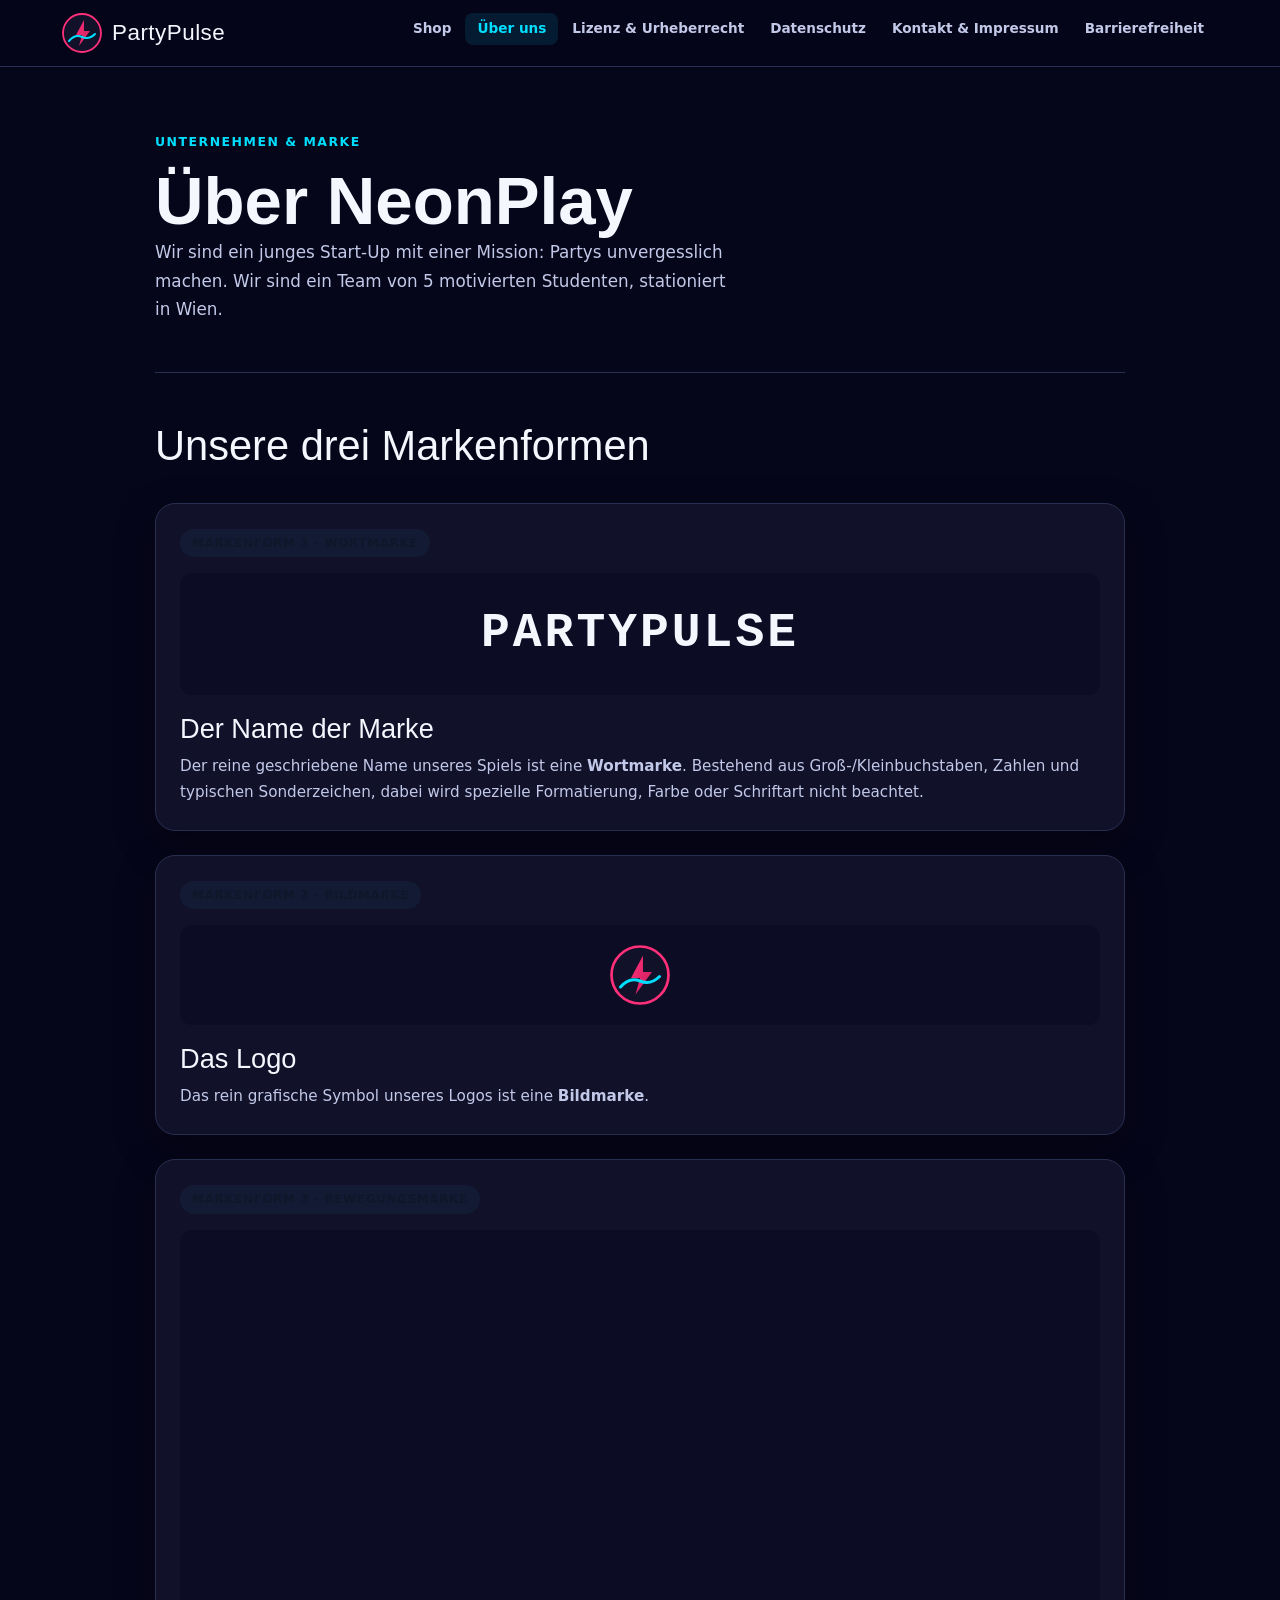
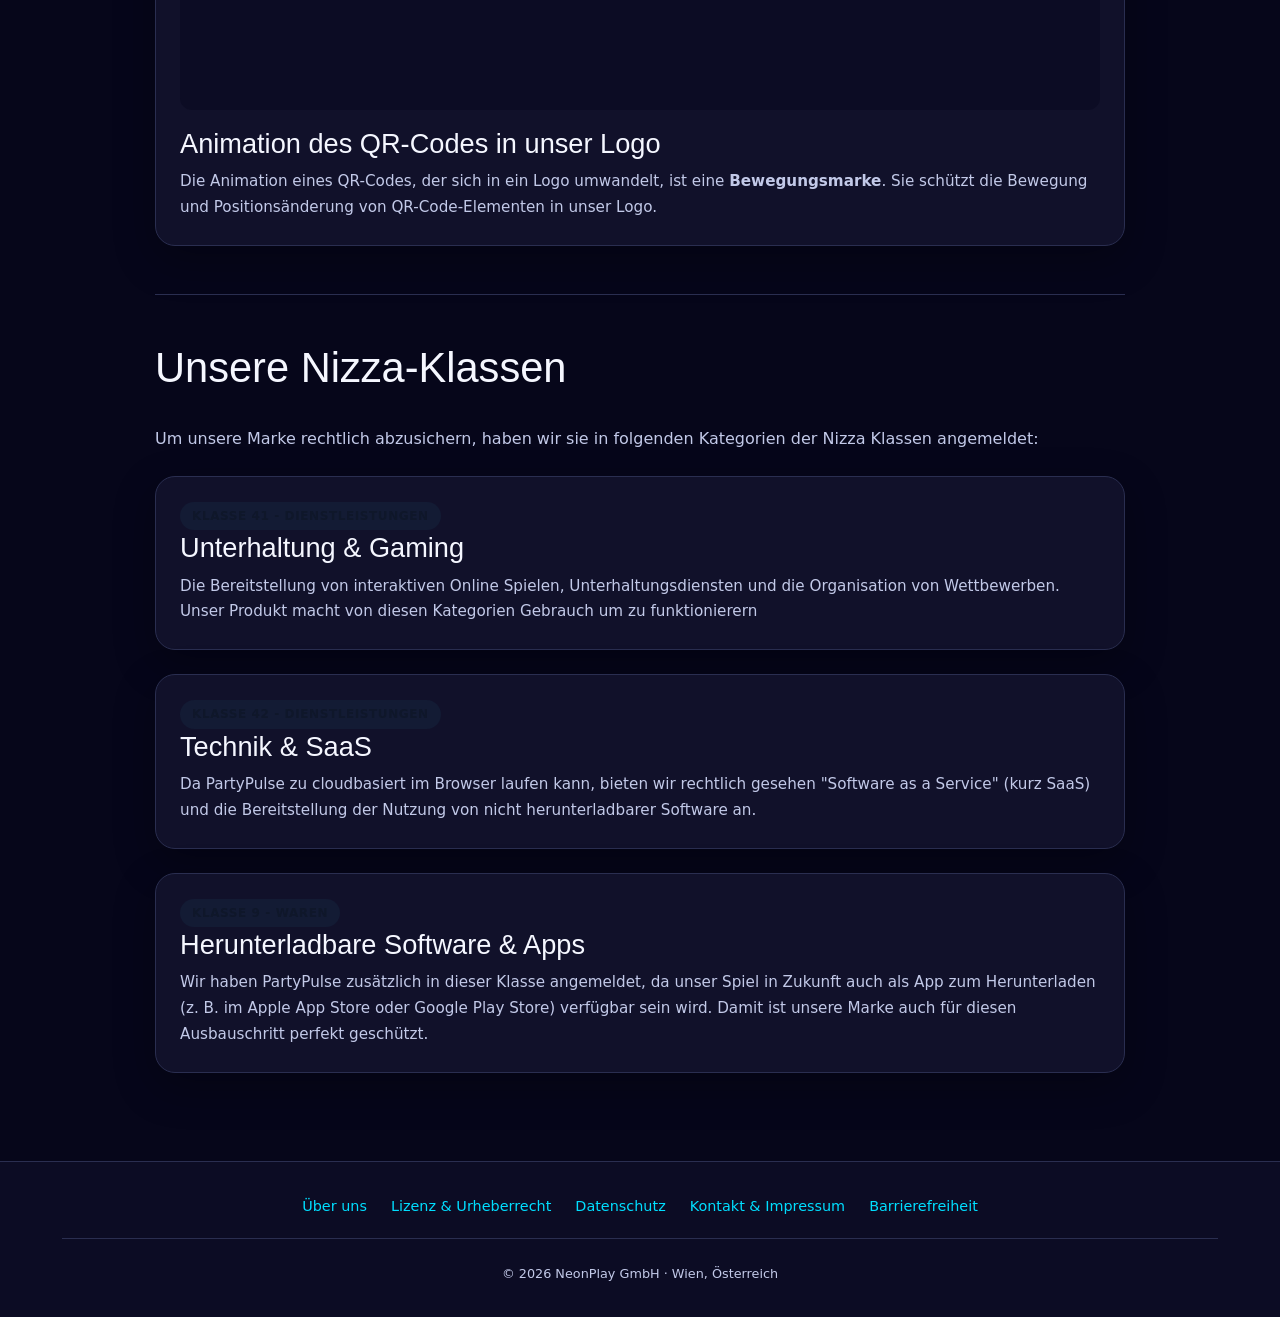
<file: about.html>
<!DOCTYPE html>
<html lang="de">
<head>
  <meta charset="UTF-8">
  <meta name="viewport" content="width=device-width, initial-scale=1.0, user-scalable=yes">
  <meta name="description" content="PartyPulse">
  <title>Über uns - PartyPulse</title>

  <link rel="stylesheet" href="style.css">
</head>
<body class="professional">

  <header class="site-header">
    <div class="hdr">
      <a href="index.html" class="logo" aria-label="PartyPulse Startseite">
        <svg width="40" height="40" viewBox="0 0 40 40" fill="none" xmlns="http://www.w3.org/2000/svg" aria-hidden="true">
          <defs>
            <linearGradient id="lg1" x1="0%" y1="0%" x2="100%" y2="100%">
              <stop offset="0%" stop-color="#ff2f7a"/>
              <stop offset="100%" stop-color="#c71f5a"/>
            </linearGradient>
          </defs>
          <circle cx="20" cy="20" r="19" fill="#11112a" stroke="#ff2f7a" stroke-width="1.8"/>
          <path d="M22 7 L14 22 H20 L17 33 L28 18 H22 Z" fill="url(#lg1)"/>
          <path d="M7 28 Q13 21 20 24 Q27 27 33 21" stroke="#00deff" stroke-width="2" fill="none" stroke-linecap="round" stroke-linejoin="round"/>
        </svg>
        <span class="logo-wm">PartyPulse</span>
      </a>

      <button class="menu-btn" id="menuBtn" aria-expanded="false" aria-controls="mainNav" aria-label="Navigationsmenü öffnen/schließen">
        <svg width="22" height="22" viewBox="0 0 22 22" fill="none" xmlns="http://www.w3.org/2000/svg" aria-hidden="true">
          <rect y="3.5"  width="22" height="2.4" rx="1.2" fill="currentColor"/>
          <rect y="9.8"  width="22" height="2.4" rx="1.2" fill="currentColor"/>
          <rect y="16.1" width="22" height="2.4" rx="1.2" fill="currentColor"/>
        </svg>
      </button>

      <nav class="main-nav" id="mainNav" aria-label="Hauptnavigation">
        <ul class="nav-list" role="list">
          <li><a class="nav-link" href="index.html">Shop</a></li>
          <li><a class="nav-link active" href="about.html" aria-current="page">Über uns</a></li>
          <li><a class="nav-link" href="license.html">Lizenz & Urheberrecht</a></li>
          <li><a class="nav-link" href="privacy.html">Datenschutz</a></li>
          <li><a class="nav-link" href="contact.html">Kontakt & Impressum</a></li>
          <li><a class="nav-link" href="accessibility.html">Barrierefreiheit</a></li>
          <li></li>
        </ul>
      </nav>
    </div>
  </header>

 <main id="main" tabindex="-1">
    <article aria-label="Über uns und Marken">
      <div class="wrap sec">
        <p class="eyebrow">Unternehmen & Marke</p>
        <h1 id="about-h1">Über NeonPlay</h1>
        <p style="max-width:580px;font-size:1.05rem;margin-bottom:48px;">Wir sind ein junges Start-Up mit einer Mission: Partys unvergesslich machen. Wir sind ein Team von 5 motivierten Studenten, stationiert in Wien.</p>

        <hr class="div">
        
        <h2 style="margin-bottom:32px;">Unsere drei Markenformen</h2>
        
        <div class="brand-box">
          <span class="badge b-pink">Markenform 1 - Wortmarke</span>
          <div class="brand-demo">
            <span style="font-family:monospace;font-size: clamp(2rem, 5vw, 3rem); font-weight:900;letter-spacing:3px;color:var(--text);">PARTYPULSE</span>
          </div>
          <h3 style="margin-bottom: 8px;">Der Name der Marke</h3>
          <p style="font-size: 0.95rem; color: var(--muted);">Der reine geschriebene Name unseres Spiels ist eine <strong>Wortmarke</strong>. Bestehend aus Groß-/Kleinbuchstaben, Zahlen und typischen Sonderzeichen, dabei wird spezielle Formatierung, Farbe oder Schriftart nicht beachtet.</p>
        </div>

        <div class="brand-box">
          <span class="badge b-pink">Markenform 2 - Bildmarke</span>
          <div class="brand-demo" style="display: flex; justify-content: center; align-items: center;">
            <svg width="60" height="60" viewBox="0 0 40 40" fill="none" xmlns="http://www.w3.org/2000/svg" aria-hidden="true">
              <circle cx="20" cy="20" r="19" fill="#11112a" stroke="#ff2f7a" stroke-width="1.8" />
                    <path d="M22 7 L14 22 H20 L17 33 L28 18 H22 Z" fill="url(#lg1)" />
                    <path d="M7 28 Q13 21 20 24 Q27 27 33 21" stroke="#00deff" stroke-width="2" fill="none"
                        stroke-linecap="round" stroke-linejoin="round" />
            </svg>
          </div>
          <h3 style="margin-bottom: 8px;">Das Logo</h3>
          <p style="font-size: 0.95rem; color: var(--muted);">Das rein grafische Symbol unseres Logos ist eine <strong>Bildmarke</strong>.</p>
        </div>

        <div class="brand-box">
          <span class="badge b-pink">Markenform 3 - Bewegungsmarke</span>
          <div class="brand-demo" style="display: flex; align-items: center; justify-content: center; gap: 16px;">
            <video width="100%" height="100%" src="videos/mp_.mp4" autoplay muted loop aria-label="Animation des PartyPulse Logos"></video>
          </div>
          <h3 style="margin-bottom: 8px;">Animation des QR-Codes in unser Logo</h3>
          <p style="font-size: 0.95rem; color: var(--muted);">Die Animation eines QR-Codes, der sich in ein Logo umwandelt, ist eine <strong>Bewegungsmarke</strong>. Sie schützt die Bewegung und Positionsänderung von QR-Code-Elementen in unser Logo.</p>
        </div>

        <hr class="div">

        <h2 style="margin-bottom:32px;">Unsere Nizza-Klassen</h2>
        <p style="margin-bottom: 24px;">Um unsere Marke rechtlich abzusichern, haben wir sie in folgenden Kategorien der Nizza Klassen angemeldet:</p>

        <div class="brand-box">
          <span class="badge b-cyan">Klasse 41 - Dienstleistungen</span>
          <h3 style="margin-bottom: 8px;">Unterhaltung & Gaming</h3>
          <p style="font-size: 0.95rem; color: var(--muted);">Die Bereitstellung von interaktiven Online Spielen, Unterhaltungsdiensten und die Organisation von Wettbewerben. Unser Produkt macht von diesen Kategorien Gebrauch um zu funktionierern</p>
        </div>

        <div class="brand-box">
          <span class="badge b-cyan">Klasse 42 - Dienstleistungen</span>
          <h3 style="margin-bottom: 8px;">Technik & SaaS</h3>
          <p style="font-size: 0.95rem; color: var(--muted);">Da PartyPulse zu cloudbasiert im Browser laufen kann, bieten wir rechtlich gesehen "Software as a Service" (kurz SaaS) und die Bereitstellung der Nutzung von nicht herunterladbarer Software an.</p>
        </div>

        <div class="brand-box">
          <span class="badge b-cyan">Klasse 9 - Waren</span>
          <h3 style="margin-bottom: 8px;">Herunterladbare Software & Apps</h3>
          <p style="font-size: 0.95rem; color: var(--muted);">Wir haben PartyPulse zusätzlich in dieser Klasse angemeldet, da unser Spiel in Zukunft auch als App zum Herunterladen (z. B. im Apple App Store oder Google Play Store) verfügbar sein wird. Damit ist unsere Marke auch für diesen Ausbauschritt perfekt geschützt.</p>
        </div>

      </div>
    </article>
  </main>

 <footer role="contentinfo">
        <div class="foot">
            <div class="foot-links"
                style="display: flex; flex-wrap: wrap; gap: 24px; margin-bottom: 24px; justify-content: center;">
                <a href="about.html" style="color: var(--cyan); text-decoration: none; font-size: .9rem;">Über uns</a>
                <a href="license.html" style="color: var(--cyan); text-decoration: none; font-size: .9rem;">Lizenz &
                    Urheberrecht</a>
                <a href="privacy.html"
                    style="color: var(--cyan); text-decoration: none; font-size: .9rem;">Datenschutz</a>
                <a href="contact.html" style="color: var(--cyan); text-decoration: none; font-size: .9rem;">Kontakt & Impressum</a>
                <a href="accessibility.html"
                    style="color: var(--cyan); text-decoration: none; font-size: .9rem;">Barrierefreiheit</a>
            </div>
            <div class="foot-bot" style="text-align: center; color: var(--muted); font-size: .8rem;">
                <span>© 2026 NeonPlay GmbH · Wien, Österreich</span>
            </div>
        </div>
    </footer>

  <script src="script.js"></script>
</body>
</html>
</file>
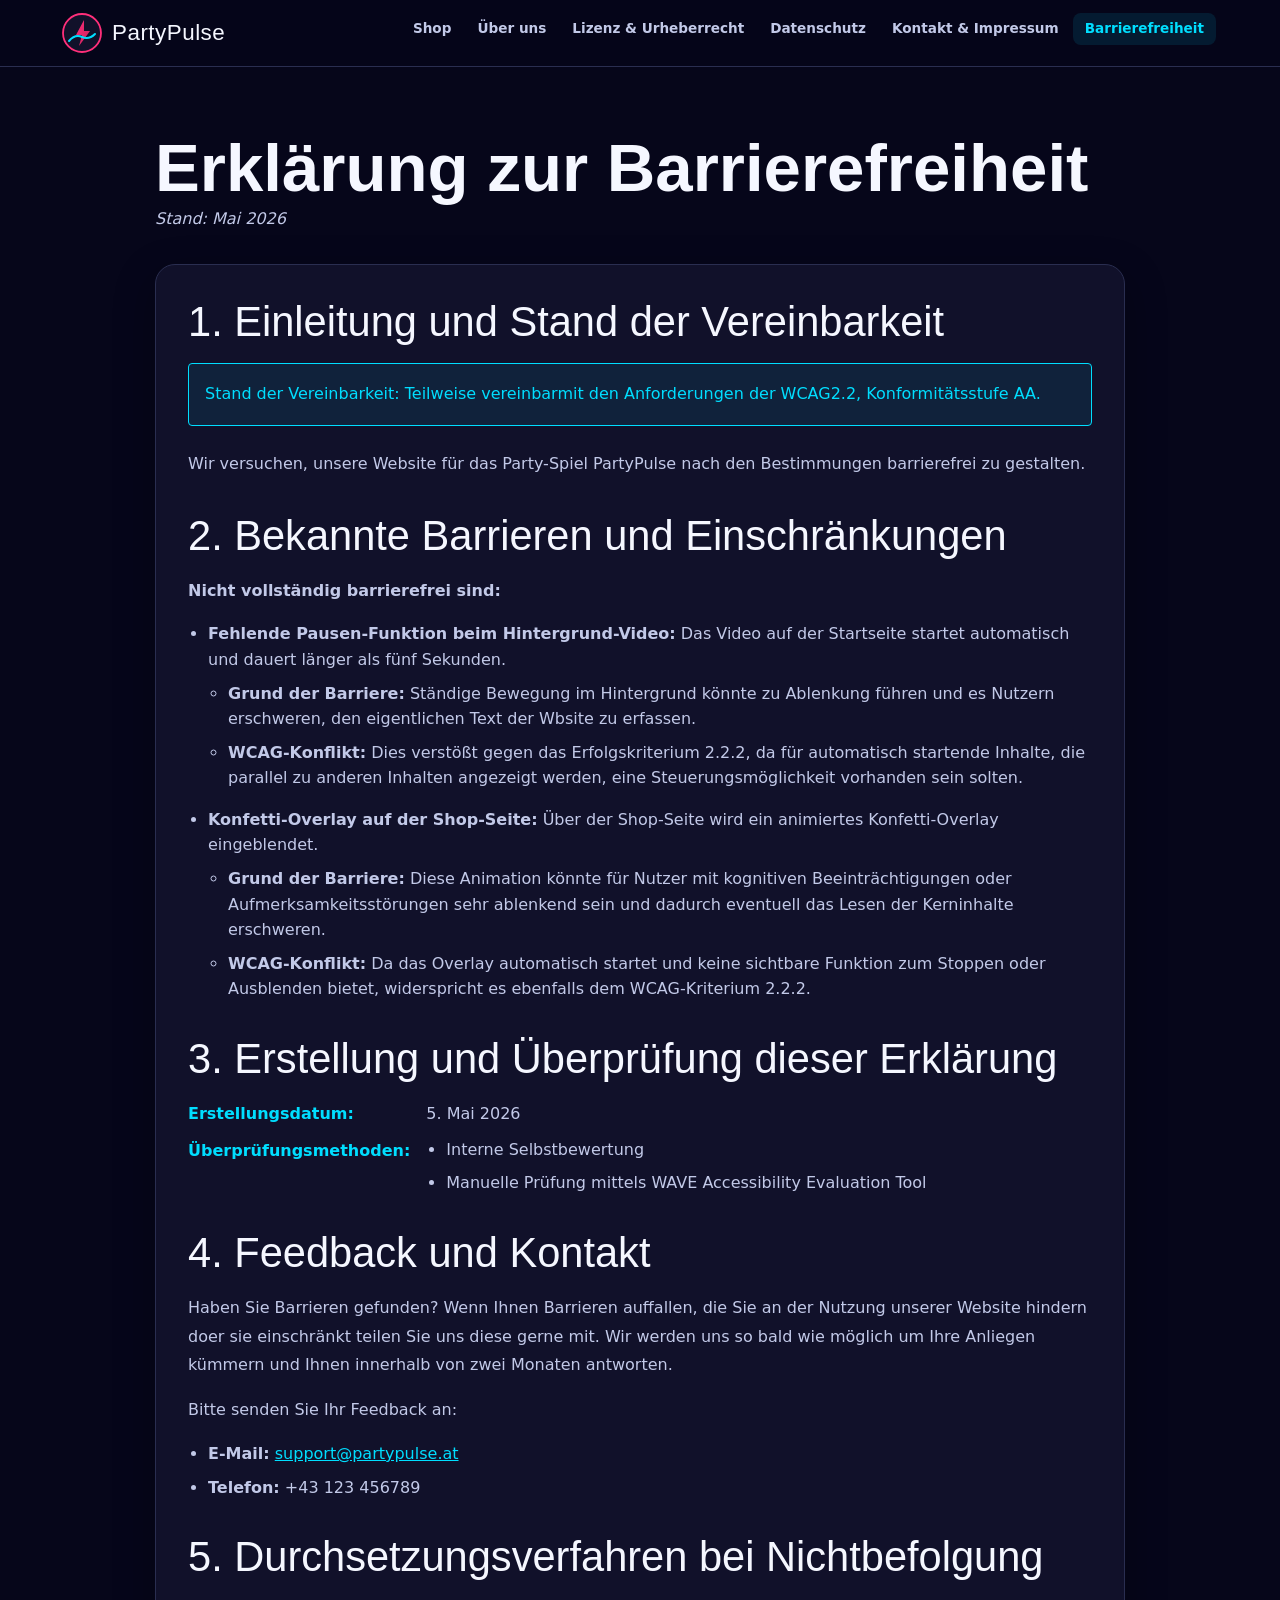
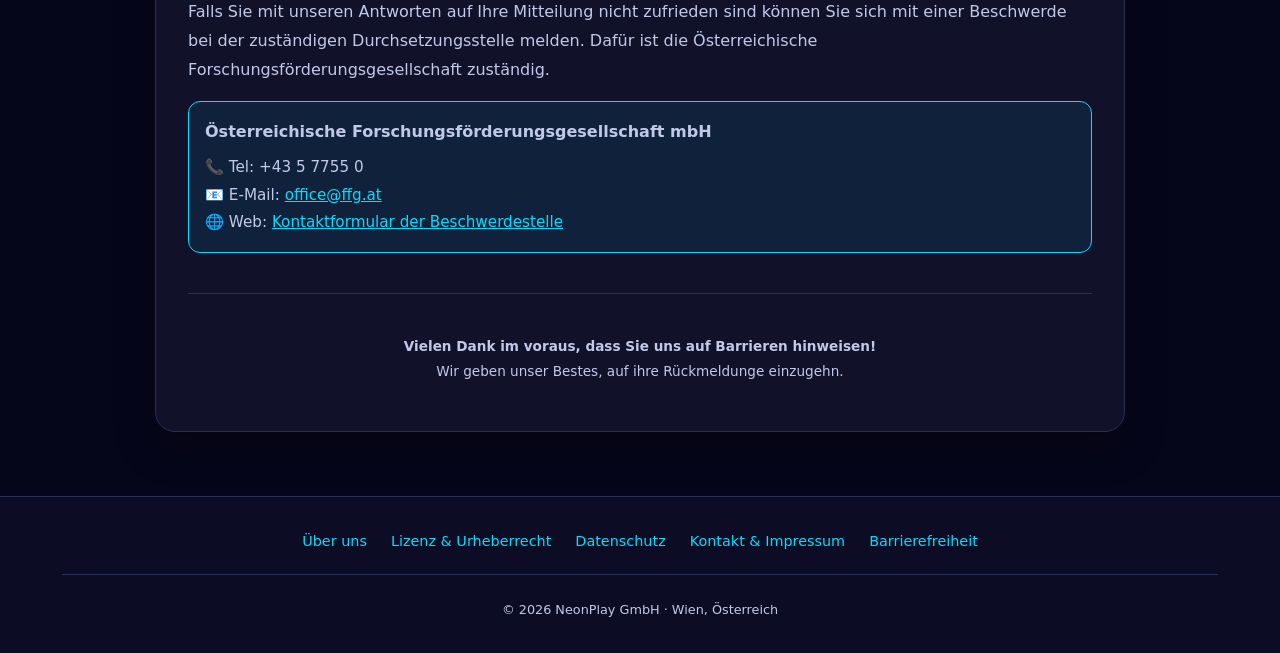
<file: accessibility.html>
<!DOCTYPE html>
<html lang="de">

<head>
    <meta charset="UTF-8">
    <meta name="viewport" content="width=device-width, initial-scale=1.0, user-scalable=yes">
    <meta name="description"
        content="PartyPulse - Das ultimative digitale Party-Spiel für 2-10 Spieler. Quiz, Challenges, Mini-Games.">
    <title>Barrierefreiheit - PartyPulse</title>

    <link rel="stylesheet" href="style.css">
 </head>

<body class="professional">
  
    <header class="site-header">
        <div class="hdr">
            <a href="index.html" class="logo" aria-label="PartyPulse Startseite">
                <svg width="40" height="40" viewBox="0 0 40 40" fill="none" xmlns="http://www.w3.org/2000/svg"
                    aria-hidden="true">
                    <defs>
                        <linearGradient id="lg1" x1="0%" y1="0%" x2="100%" y2="100%">
                            <stop offset="0%" stop-color="#ff2f7a" />
                            <stop offset="100%" stop-color="#c71f5a" />
                        </linearGradient>
                    </defs>
                    <circle cx="20" cy="20" r="19" fill="#11112a" stroke="#ff2f7a" stroke-width="1.8" />
                    <path d="M22 7 L14 22 H20 L17 33 L28 18 H22 Z" fill="url(#lg1)" />
                    <path d="M7 28 Q13 21 20 24 Q27 27 33 21" stroke="#00deff" stroke-width="2" fill="none"
                        stroke-linecap="round" stroke-linejoin="round" />
                </svg>
                <span class="logo-wm">PartyPulse</span>
            </a>

            <button class="menu-btn" id="menuBtn" aria-expanded="false" aria-controls="mainNav"
                aria-label="Navigationsmenü öffnen/schließen">
                <svg width="22" height="22" viewBox="0 0 22 22" fill="none" xmlns="http://www.w3.org/2000/svg"
                    aria-hidden="true">
                    <rect y="3.5" width="22" height="2.4" rx="1.2" fill="currentColor" />
                    <rect y="9.8" width="22" height="2.4" rx="1.2" fill="currentColor" />
                    <rect y="16.1" width="22" height="2.4" rx="1.2" fill="currentColor" />
                </svg>
            </button>

            <nav class="main-nav" id="mainNav" aria-label="Hauptnavigation">
                <ul class="nav-list" role="list">
                    <li><a class="nav-link" href="index.html">Shop</a></li>
                    <li><a class="nav-link" href="about.html">Über uns</a></li>
                    <li><a class="nav-link" href="license.html">Lizenz & Urheberrecht</a></li>
                    <li><a class="nav-link" href="privacy.html">Datenschutz</a></li>
                    <li><a class="nav-link" href="contact.html">Kontakt & Impressum</a></li>
                    <li><a class="nav-link active" href="accessibility.html" aria-current="page">Barrierefreiheit</a></li>
                    </li>
                    <li></li>

                </ul>
            </nav>
        </div>
    </header>

    <main id="main" tabindex="-1">
        <article aria-label="Barrierefreiheitserklärung gemäß Web-Zugänglichkeits-Gesetz">
            <div class="wrap sec">
                <h1>Erklärung zur Barrierefreiheit</h1>
                <p><em>Stand: Mai 2026</em></p>

                <div class="card lp" style="margin-top:32px; padding: 32px;">

                    <h2 style="margin-top:0; margin-bottom: 16px;">1. Einleitung und Stand der
                        Vereinbarkeit</h2>
                    <div class="info-alert" style="margin-bottom: 24px; border-radius: 4px;">
                        Stand der Vereinbarkeit: Teilweise vereinbarmit den Anforderungen der WCAG2.2, Konformitätsstufe
                        AA.
                    </div>
                    <p>Wir versuchen, unsere Website für das Party-Spiel PartyPulse nach den
                        Bestimmungen barrierefrei zu gestalten.</p>

                    <h2 style="margin-top: 32px; margin-bottom: 16px;">2. Bekannte Barrieren und
                        Einschränkungen</h2>
                    <p><strong>Nicht vollständig barrierefrei sind:</strong></p>
                    <ul style="margin-left: 20px;">
                        <li style="margin-bottom: 16px;">
                            <strong>Fehlende Pausen-Funktion beim Hintergrund-Video:</strong> Das Video auf der
                            Startseite startet automatisch und dauert länger als fünf Sekunden.
                            <ul style="margin-top: 8px;">
                                <li><strong>Grund der Barriere:</strong> Ständige Bewegung im Hintergrund könnte zu Ablenkung führen und es Nutzern erschweren, 
                                    den eigentlichen Text der Wbsite zu erfassen.</li>
                                <li><strong>WCAG-Konflikt:</strong> Dies verstößt gegen das Erfolgskriterium 2.2.2, 
                                    da für automatisch startende Inhalte, die parallel zu
                                    anderen Inhalten angezeigt werden, eine Steuerungsmöglichkeit vorhanden
                                    sein solten.</li>
                            </ul>
                        </li>
                        <li style="margin-bottom: 8px;">
                            <strong>Konfetti-Overlay auf der Shop-Seite:</strong> Über der Shop-Seite wird ein
                            animiertes Konfetti-Overlay eingeblendet.
                            <ul style="margin-top: 8px;">
                                    <li><strong>Grund der Barriere:</strong> Diese Animation könnte für Nutzer mit kognitiven
                                    Beeinträchtigungen oder Aufmerksamkeitsstörungen sehr ablenkend sein und dadurch eventuell das Lesen
                                    der Kerninhalte erschweren.</li>
                                <li><strong>WCAG-Konflikt:</strong> Da das Overlay automatisch startet und keine
                                    sichtbare Funktion zum Stoppen oder Ausblenden bietet, widerspricht es ebenfalls dem
                                    WCAG-Kriterium 2.2.2.</li>
                            </ul>
                        </li>
                    </ul>

                    <h2 style="margin-top: 32px; margin-bottom: 16px;">3. Erstellung und Überprüfung
                        dieser Erklärung</h2>
                    <dl class="dl-grid" style="margin-top: 16px;">
                        <dt style="font-weight: bold;">Erstellungsdatum:</dt>
                        <dd style="color: var(--muted); margin: 0;">5. Mai 2026</dd>

                        <dt style="font-weight: bold;">Überprüfungsmethoden:</dt>
                        <dd style="margin: 0;">
                            <ul style="margin: 0; padding-left: 20px; color: var(--muted);">
                                <li>Interne Selbstbewertung</li>
                                <li>Manuelle Prüfung mittels WAVE Accessibility Evaluation Tool</li>
                            </ul>
                        </dd>
                    </dl>

                    <h2 style="margin-top: 32px; margin-bottom: 16px;">4. Feedback und Kontakt</h2>
                    <p>Haben Sie Barrieren gefunden? Wenn Ihnen Barrieren auffallen, die Sie an der
                        Nutzung unserer Website hindern doer sie einschränkt teilen Sie uns diese gerne mit. 
                        Wir werden uns so bald wie möglich um Ihre
                        Anliegen kümmern und Ihnen innerhalb von zwei Monaten antworten.</p>
                    <p>Bitte senden Sie Ihr Feedback an:</p>
                    <ul style="margin-left: 20px;">
                        <li style="margin-bottom: 8px;"><strong>E-Mail:</strong> <a href="mailto:support@partypulse.at">support@partypulse.at</a></li>
                        <li style="margin-bottom: 8px;"><strong>Telefon:</strong> +43 123 456789</li>
                    </ul>

                    <h2 style="margin-top: 32px; margin-bottom: 16px;">5. Durchsetzungsverfahren bei
                        Nichtbefolgung</h2>
                    <p>Falls Sie mit unseren Antworten auf Ihre Mitteilung nicht zufrieden sind können Sie sich mit
                        einer Beschwerde bei der zuständigen Durchsetzungsstelle melden. Dafür ist die
                        Österreichische Forschungsförderungsgesellschaft zuständig.</p>

                    <div class="info-alert" style="margin: 16px 0; border-radius: var(--r);">
                        <p style="margin: 0;"><strong>Österreichische Forschungsförderungsgesellschaft mbH</strong></p>
                        <p style="margin: 8px 0 0 0; color: var(--muted); font-size: .95rem;">
                            📞 Tel: +43 5 7755 0<br>
                            📧 E-Mail: <a href="mailto:office@ffg.at">office@ffg.at</a><br>
                            🌐 Web: <a href="https://www.ffg.at/barrierefreiheit/beschwerdestelle" target="_blank"
                                rel="noopener">Kontaktformular der
                                Beschwerdestelle</a>
                        </p>
                    </div>

                    <hr class="div" style="border: 0; border-top: 1px solid var(--border); margin: 40px 0;">
                    <p style="color: var(--muted); font-size: .85rem; text-align: center;">
                        <strong>Vielen Dank im voraus, dass Sie uns auf Barrieren hinweisen!</strong><br>
                        Wir geben unser Bestes, auf ihre Rückmeldunge einzugehn.
                    </p>

                </div>
            </div>
        </article>
    </main>

<footer role="contentinfo">
        <div class="foot">
            <div class="foot-links"
                style="display: flex; flex-wrap: wrap; gap: 24px; margin-bottom: 24px; justify-content: center;">
                <a href="about.html" style="color: var(--cyan); text-decoration: none; font-size: .9rem;">Über uns</a>
                <a href="license.html" style="color: var(--cyan); text-decoration: none; font-size: .9rem;">Lizenz &
                    Urheberrecht</a>
                <a href="privacy.html"
                    style="color: var(--cyan); text-decoration: none; font-size: .9rem;">Datenschutz</a>
                <a href="contact.html" style="color: var(--cyan); text-decoration: none; font-size: .9rem;">Kontakt & Impressum</a>
                <a href="accessibility.html"
                    style="color: var(--cyan); text-decoration: none; font-size: .9rem;">Barrierefreiheit</a>
            </div>
            <div class="foot-bot" style="text-align: center; color: var(--muted); font-size: .8rem;">
                <span>© 2026 NeonPlay GmbH · Wien, Österreich</span>
            </div>
        </div>
    </footer>

    <script src="script.js"></script>
</body>

</html>
</file>
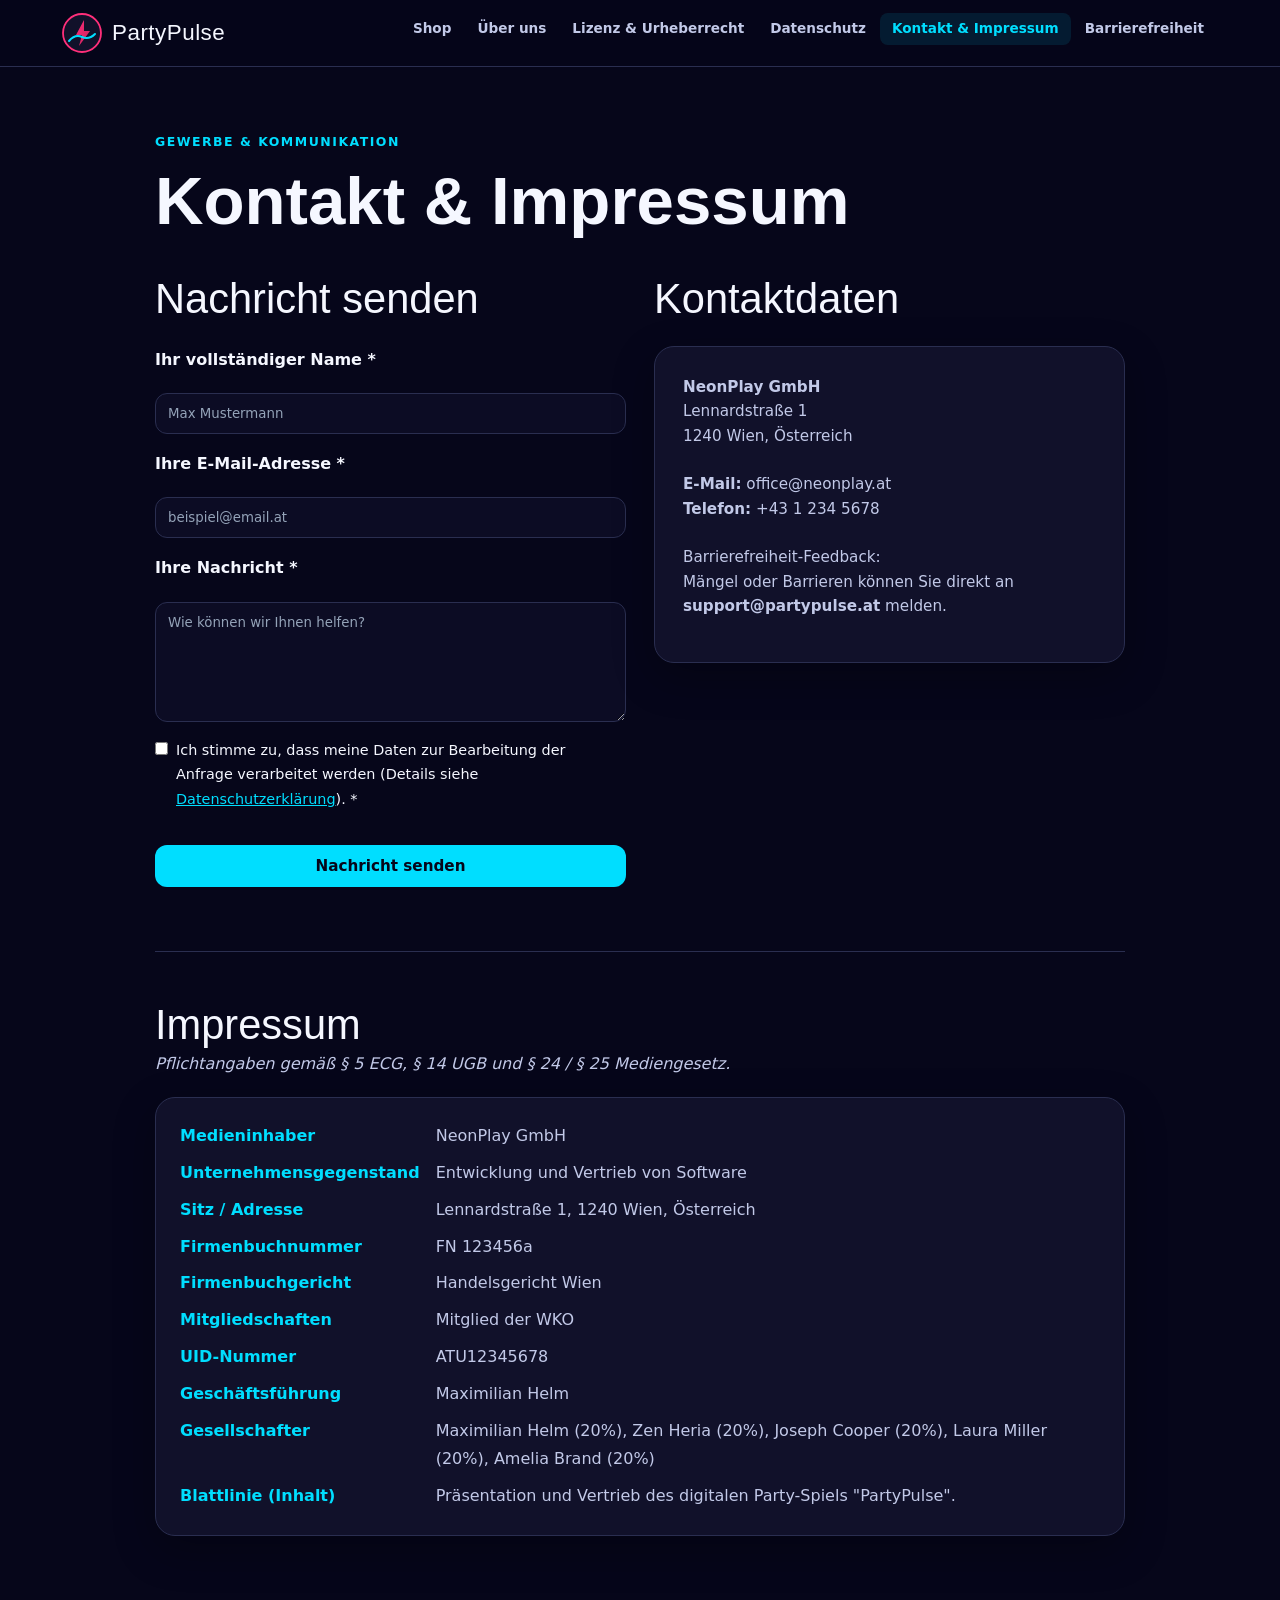
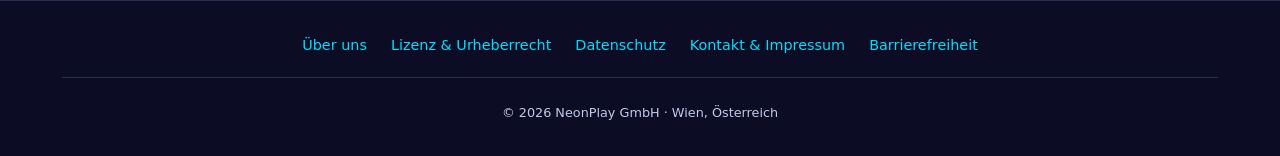
<file: contact.html>
<!DOCTYPE html>
<html lang="de">

<head>
  <meta charset="UTF-8">
  <meta name="viewport" content="width=device-width, initial-scale=1.0, user-scalable=yes">
  <meta name="description" content="PartyPulse">
  <title>Kontakt & Impressum - PartyPulse</title>

  <link rel="stylesheet" href="style.css">
</head>

<body class="professional">

  <header class="site-header">
    <div class="hdr">
      <a href="index.html" class="logo" aria-label="PartyPulse Startseite">
        <svg width="40" height="40" viewBox="0 0 40 40" fill="none" xmlns="http://www.w3.org/2000/svg"
          aria-hidden="true">
          <defs>
            <linearGradient id="lg1" x1="0%" y1="0%" x2="100%" y2="100%">
              <stop offset="0%" stop-color="#ff2f7a" />
              <stop offset="100%" stop-color="#c71f5a" />
            </linearGradient>
          </defs>
          <circle cx="20" cy="20" r="19" fill="#11112a" stroke="#ff2f7a" stroke-width="1.8" />
          <path d="M22 7 L14 22 H20 L17 33 L28 18 H22 Z" fill="url(#lg1)" />
          <path d="M7 28 Q13 21 20 24 Q27 27 33 21" stroke="#00deff" stroke-width="2" fill="none" stroke-linecap="round"
            stroke-linejoin="round" />
        </svg>
        <span class="logo-wm">PartyPulse</span>
      </a>

      <button class="menu-btn" id="menuBtn" aria-expanded="false" aria-controls="mainNav"
        aria-label="Navigationsmenü öffnen/schließen">
        <svg width="22" height="22" viewBox="0 0 22 22" fill="none" xmlns="http://www.w3.org/2000/svg"
          aria-hidden="true">
          <rect y="3.5" width="22" height="2.4" rx="1.2" fill="currentColor" />
          <rect y="9.8" width="22" height="2.4" rx="1.2" fill="currentColor" />
          <rect y="16.1" width="22" height="2.4" rx="1.2" fill="currentColor" />
        </svg>
      </button>

      <nav class="main-nav" id="mainNav" aria-label="Hauptnavigation">
        <ul class="nav-list" role="list">
          <li><a class="nav-link" href="index.html">Shop</a></li>
          <li><a class="nav-link" href="about.html">Über uns</a></li>
          <li><a class="nav-link" href="license.html">Lizenz & Urheberrecht</a></li>
          <li><a class="nav-link" href="privacy.html">Datenschutz</a></li>
          <li><a class="nav-link active" href="contact.html" aria-current="page">Kontakt & Impressum</a></li>
          <li><a class="nav-link" href="accessibility.html">Barrierefreiheit</a></li>
          <li></li>
        </ul>
      </nav>
    </div>
  </header>

  <main id="main" tabindex="-1">
    <article aria-label="Kontakt und Impressum">
      <div class="wrap sec">
        <p class="eyebrow">Gewerbe & Kommunikation</p>
        <h1>Kontakt & Impressum</h1>

        <div class="g2" style="margin-top:36px;margin-bottom:64px;">

          <section aria-labelledby="cf-h2">
            <h2 id="cf-h2" style="margin-bottom:22px;">Nachricht senden</h2>
            <form class="cf" id="contactForm" onsubmit="submitForm(event)" novalidate>

              <label for="cn">Ihr vollständiger Name *</label>
              <input type="text" id="cn" required aria-required="true" placeholder="Max Mustermann">
              <span id="cn-error" class="error-msg" role="alert" aria-live="polite"></span>

              <label for="ce">Ihre E-Mail-Adresse *</label>
              <input type="email" id="ce" required aria-required="true" aria-describedby="ce-error"
                placeholder="beispiel@email.at">
              <span id="ce-error" class="error-msg" role="alert" aria-live="polite"></span>

              <label for="cm">Ihre Nachricht *</label>
              <textarea id="cm" required aria-required="true" aria-describedby="cm-error" rows="5"
                placeholder="Wie können wir Ihnen helfen?"></textarea>
              <span id="cm-error" class="error-msg" role="alert" aria-live="polite"></span>

              <div style="margin-bottom: 18px; display: flex; align-items: flex-start; gap: 8px;">
                <input type="checkbox" id="cprivacy" required aria-required="true"
                  style="width: auto; margin-top: 4px;">
                <label for="cprivacy" style="font-weight: normal; font-size: 0.9rem; margin-bottom: 0;">
                  Ich stimme zu, dass meine Daten zur Bearbeitung der Anfrage verarbeitet werden (Details siehe <a
                    href="privacy.html">Datenschutzerklärung</a>). *
                </label>
              </div>

              <button type="submit" class="btn btn-p">Nachricht senden</button>
            </form>
          </section>

          <section aria-labelledby="cd-h2">
            <h2 id="cd-h2" style="margin-bottom:22px;">Kontaktdaten</h2>
            <div class="card lp">
              <address style="font-style: normal; font-size: 0.95rem; line-height: 1.6;">
                <strong>NeonPlay GmbH</strong><br>
                Lennardstraße 1<br>
                1240 Wien, Österreich<br><br>
                <strong>E-Mail:</strong> office@neonplay.at<br>
                <strong>Telefon:</strong> +43 1 234 5678<br><br>
                <span>Barrierefreiheit-Feedback:</span><br>
                Mängel oder Barrieren können Sie direkt an <strong>support@partypulse.at</strong> melden.
              </address>
            </div>
          </section>
        </div>

        <hr class="div">

        <h2 id="impressum">Impressum</h2>
        <p style="margin-bottom: 20px;"><em>Pflichtangaben gemäß § 5 ECG, § 14 UGB und § 24 / § 25 Mediengesetz.</em>
        </p>

        <div class="card lp"
          style="padding: 24px; background: var(--card); border: 1px solid var(--border); border-radius: var(--rl);">
          <dl class="dl-grid" style="margin: 0;">
            <dt style="font-weight: bold;">Medieninhaber</dt>
            <dd>NeonPlay GmbH</dd>

            <dt style="font-weight: bold;">Unternehmensgegenstand</dt>
            <dd>Entwicklung und Vertrieb von Software</dd>

            <dt style="font-weight: bold;">Sitz / Adresse</dt>
            <dd>Lennardstraße 1, 1240 Wien, Österreich</dd>

            <dt style="font-weight: bold;">Firmenbuchnummer</dt>
            <dd>FN 123456a</dd>

            <dt style="font-weight: bold;">Firmenbuchgericht</dt>
            <dd>Handelsgericht Wien</dd>
            <dt style="font-weight: bold;">Mitgliedschaften</dt>
            <dd>Mitglied der WKO</dd>

            <dt style="font-weight: bold;">UID-Nummer</dt>
            <dd>ATU12345678</dd>

            <dt style="font-weight: bold;">Geschäftsführung</dt>
            <dd>Maximilian Helm</dd>

            <dt style="font-weight: bold;">Gesellschafter</dt>
            <dd>Maximilian Helm (20%), Zen Heria (20%), Joseph Cooper (20%), Laura Miller (20%), Amelia Brand (20%)</dd>

            <dt style="font-weight: bold;">Blattlinie (Inhalt)</dt>
            <dd>Präsentation und Vertrieb des digitalen Party-Spiels "PartyPulse".</dd>
          </dl>
        </div>
      </div>
    </article>
  </main>

  <footer role="contentinfo">
    <div class="foot">
      <div class="foot-links"
        style="display: flex; flex-wrap: wrap; gap: 24px; margin-bottom: 24px; justify-content: center;">
        <a href="about.html" style="color: var(--cyan); text-decoration: none; font-size: .9rem;">Über uns</a>
        <a href="license.html" style="color: var(--cyan); text-decoration: none; font-size: .9rem;">Lizenz &
          Urheberrecht</a>
        <a href="privacy.html" style="color: var(--cyan); text-decoration: none; font-size: .9rem;">Datenschutz</a>
        <a href="contact.html" style="color: var(--cyan); text-decoration: none; font-size: .9rem;">Kontakt &
          Impressum</a>
        <a href="accessibility.html"
          style="color: var(--cyan); text-decoration: none; font-size: .9rem;">Barrierefreiheit</a>
      </div>
      <div class="foot-bot" style="text-align: center; color: var(--muted); font-size: .8rem;">
        <span>© 2026 NeonPlay GmbH · Wien, Österreich</span>
      </div>
    </div>
  </footer>

  <script src="script.js"></script>
</body>

</html>
</file>
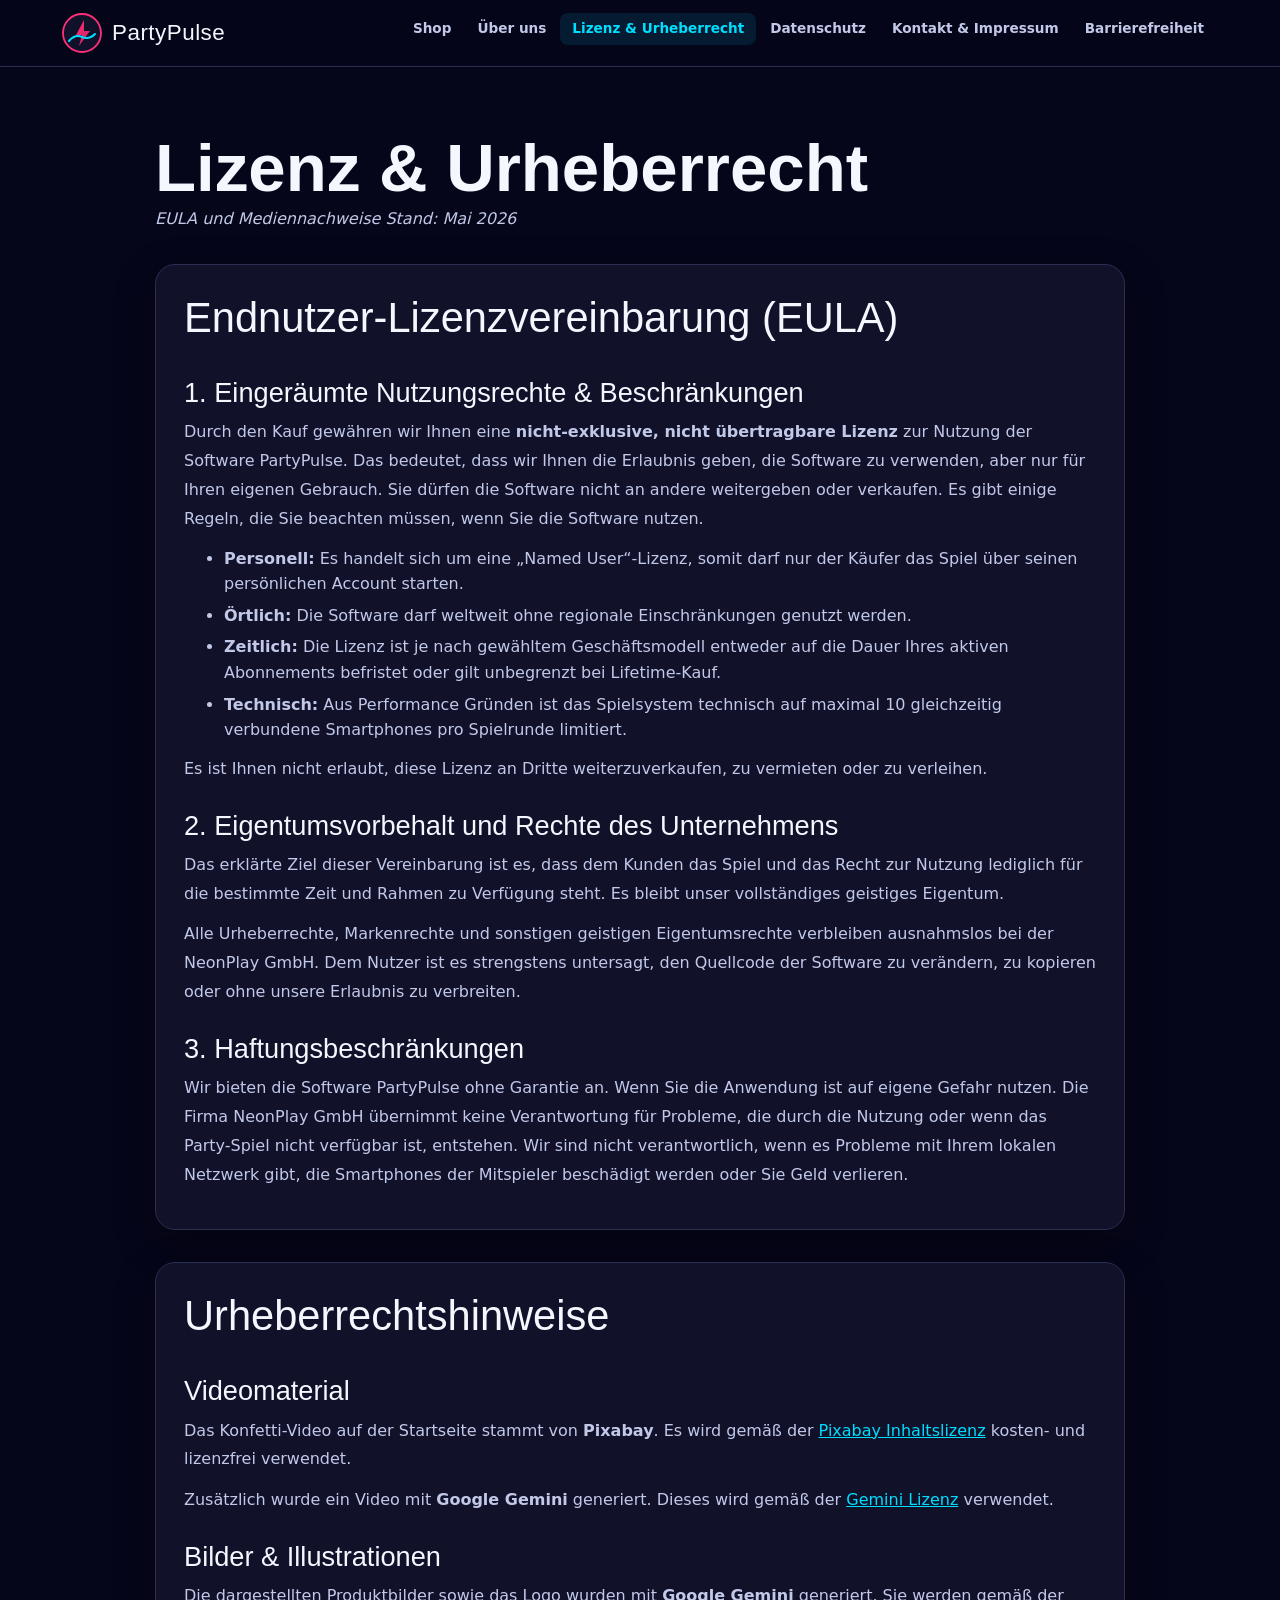
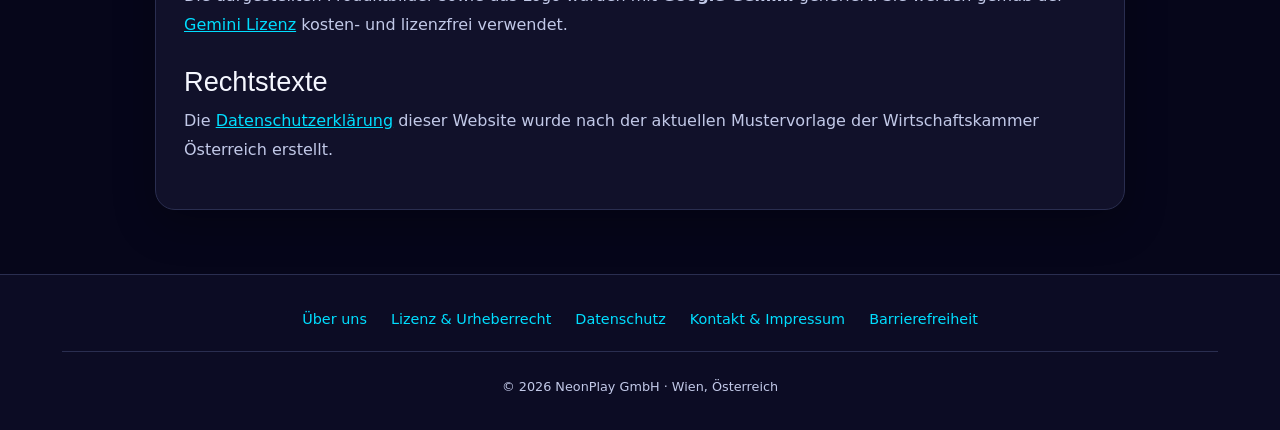
<file: license.html>
<!DOCTYPE html>
<html lang="de">

<head>
    <meta charset="UTF-8">
    <meta name="viewport" content="width=device-width, initial-scale=1.0, user-scalable=yes">
    <meta name="description"
        content="PartyPulse - Das ultimative digitale Party-Spiel für 2-10 Spieler. Quiz, Challenges, Mini-Games.">
    <title>Lizenz - PartyPulse</title>

    <link rel="stylesheet" href="style.css">
</head>

<body class="professional">
  
    <header class="site-header">
        <div class="hdr">
            <a href="index.html" class="logo" aria-label="PartyPulse Startseite">
                <svg width="40" height="40" viewBox="0 0 40 40" fill="none" xmlns="http://www.w3.org/2000/svg"
                    aria-hidden="true">
                    <defs>
                        <linearGradient id="lg1" x1="0%" y1="0%" x2="100%" y2="100%">
                            <stop offset="0%" stop-color="#ff2f7a" />
                            <stop offset="100%" stop-color="#c71f5a" />
                        </linearGradient>
                    </defs>
                    <circle cx="20" cy="20" r="19" fill="#11112a" stroke="#ff2f7a" stroke-width="1.8" />
                    <path d="M22 7 L14 22 H20 L17 33 L28 18 H22 Z" fill="url(#lg1)" />
                    <path d="M7 28 Q13 21 20 24 Q27 27 33 21" stroke="#00deff" stroke-width="2" fill="none"
                        stroke-linecap="round" stroke-linejoin="round" />
                </svg>
                <span class="logo-wm">PartyPulse</span>
            </a>

            <button class="menu-btn" id="menuBtn" aria-expanded="false" aria-controls="mainNav"
                aria-label="Navigationsmenü öffnen/schließen">
                <svg width="22" height="22" viewBox="0 0 22 22" fill="none" xmlns="http://www.w3.org/2000/svg"
                    aria-hidden="true">
                    <rect y="3.5" width="22" height="2.4" rx="1.2" fill="currentColor" />
                    <rect y="9.8" width="22" height="2.4" rx="1.2" fill="currentColor" />
                    <rect y="16.1" width="22" height="2.4" rx="1.2" fill="currentColor" />
                </svg>
            </button>

            <nav class="main-nav" id="mainNav" aria-label="Hauptnavigation">
                <ul class="nav-list" role="list">
                    <li><a class="nav-link" href="index.html">Shop</a></li>
                    <li><a class="nav-link" href="about.html">Über uns</a></li>
                    <li><a class="nav-link active" href="license.html" aria-current="page">Lizenz & Urheberrecht</a>
                    </li>
                    <li><a class="nav-link" href="privacy.html">Datenschutz</a></li>
                              <li><a class="nav-link" href="contact.html">Kontakt & Impressum</a></li>

                    <li><a class="nav-link" href="accessibility.html">Barrierefreiheit</a></li>
                    <li></li>
                </ul>
            </nav>
        </div>
    </header>

    <main id="main" tabindex="-1">
        <article aria-label="Lizenzvereinbarung und Urheberrecht">
            <div class="wrap sec">
                <h1>Lizenz & Urheberrecht</h1>
                <p><em>EULA und Mediennachweise Stand: Mai 2026</em></p>

                <div class="card lp" style="margin-top:32px;">
                    <h2 style="margin-bottom: 24px;">Endnutzer-Lizenzvereinbarung (EULA)</h2>

                    <h3 style="margin-bottom: 8px;">1. Eingeräumte Nutzungsrechte & Beschränkungen</h3>
                    <p style="margin-bottom: 12px;">Durch den Kauf gewähren wir Ihnen eine <strong>nicht-exklusive,
                            nicht übertragbare Lizenz</strong> zur Nutzung der Software PartyPulse. Das bedeutet, dass
                        wir Ihnen die Erlaubnis geben, die Software zu verwenden, aber nur für Ihren eigenen Gebrauch.
                        Sie dürfen die Software nicht an andere weitergeben oder verkaufen. Es gibt einige Regeln, die
                        Sie beachten müssen, wenn Sie die Software nutzen.</p>
                    <ul style="margin-bottom: 12px; padding-left: 20px;">
                        <li style="margin-bottom: 6px;"><strong>Personell:</strong> Es handelt sich um eine „Named
                            User“-Lizenz, somit darf nur der Käufer das Spiel über seinen persönlichen Account starten.</li>
                        <li style="margin-bottom: 6px;"><strong>Örtlich:</strong> Die Software darf weltweit ohne
                            regionale Einschränkungen genutzt werden.</li>
                        <li style="margin-bottom: 6px;"><strong>Zeitlich:</strong> Die Lizenz ist je nach gewähltem
                            Geschäftsmodell entweder auf die Dauer Ihres aktiven Abonnements befristet oder gilt
                            unbegrenzt bei Lifetime-Kauf.</li>
                        <li style="margin-bottom: 6px;"><strong>Technisch:</strong> Aus Performance Gründen ist das
                            Spielsystem technisch auf maximal 10 gleichzeitig verbundene Smartphones pro
                            Spielrunde limitiert.</li>
                    </ul>
                    <p style="margin-bottom: 12px;">Es ist Ihnen nicht erlaubt, diese Lizenz an Dritte weiterzuverkaufen, 
                        zu vermieten oder zu verleihen.</p>

                    <h3 style="margin-top: 24px; margin-bottom: 8px;">2. Eigentumsvorbehalt und Rechte des Unternehmens
                    </h3>
                    <p style="margin-bottom: 12px;">Das erklärte Ziel dieser Vereinbarung ist es, dass dem Kunden
                        das Spiel und das Recht zur Nutzung lediglich für die bestimmte Zeit und Rahmen 
                    zu Verfügung steht. Es bleibt unser vollständiges geistiges Eigentum.</p>
                    <p style="margin-bottom: 12px;">Alle Urheberrechte, Markenrechte und sonstigen geistigen
                        Eigentumsrechte verbleiben ausnahmslos bei der NeonPlay GmbH. Dem Nutzer ist es strengstens
                        untersagt, den Quellcode der Software zu verändern, zu kopieren oder ohne unsere Erlaubnis zu
                        verbreiten.</p>

                    <h3 style="margin-top: 24px; margin-bottom: 8px;">3. Haftungsbeschränkungen</h3>
                    <p style="margin-bottom: 12px;">Wir bieten die Software PartyPulse ohne
                        Garantie an. Wenn Sie die Anwendung ist auf eigene Gefahr nutzen.
                        Die Firma NeonPlay GmbH übernimmt keine Verantwortung für Probleme, die durch die Nutzung oder
                        wenn das Party-Spiel nicht verfügbar ist, entstehen. Wir sind nicht verantwortlich, wenn es
                        Probleme mit Ihrem lokalen Netzwerk gibt, die Smartphones der Mitspieler beschädigt werden
                         oder Sie Geld verlieren.</p>
                </div>

                <div class="card lp" style="margin-top:32px;">
                    <h2 style="margin-bottom: 24px;">Urheberrechtshinweise</h2>

                    <h3 style="margin-bottom: 8px;">Videomaterial</h3>
                    <p style="margin-bottom: 12px;">Das Konfetti-Video auf der Startseite stammt von
                        <strong>Pixabay</strong>. Es wird gemäß der <a
                            href="https://pixabay.com/de/service/license-summary/" target="_blank"
                            rel="noopener noreferrer">Pixabay Inhaltslizenz</a> kosten- und lizenzfrei verwendet.
                    </p>
                        <p>Zusätzlich wurde ein Video mit <strong>Google Gemini</strong> generiert. Dieses wird gemäß der <a
                            href="https://policies.google.com/terms/generative-ai" target="_blank"
                            rel="noopener noreferrer">Gemini Lizenz</a> verwendet.</p>

                    <h3 style="margin-top: 24px; margin-bottom: 8px;">Bilder & Illustrationen</h3>
                    <p>Die dargestellten Produktbilder sowie das Logo wurden mit <strong>Google Gemini</strong>
                        generiert. Sie werden gemäß der <a href="https://policies.google.com/terms/generative-ai"
                            target="_blank" rel="noopener noreferrer">Gemini Lizenz</a> kosten- und lizenzfrei verwendet.</p>

                    <h3 style="margin-top: 24px; margin-bottom: 8px;">Rechtstexte</h3>
                    <p>Die <a href="privacy.html">Datenschutzerklärung</a> dieser Website
                        wurde nach der aktuellen Mustervorlage der Wirtschaftskammer Österreich
                        erstellt.</p>
                </div>
            </div>
        </article>
    </main>

<footer role="contentinfo">
        <div class="foot">
            <div class="foot-links"
                style="display: flex; flex-wrap: wrap; gap: 24px; margin-bottom: 24px; justify-content: center;">
                <a href="about.html" style="color: var(--cyan); text-decoration: none; font-size: .9rem;">Über uns</a>
                <a href="license.html" style="color: var(--cyan); text-decoration: none; font-size: .9rem;">Lizenz &
                    Urheberrecht</a>
                <a href="privacy.html"
                    style="color: var(--cyan); text-decoration: none; font-size: .9rem;">Datenschutz</a>
                <a href="contact.html" style="color: var(--cyan); text-decoration: none; font-size: .9rem;">Kontakt & Impressum</a>
                <a href="accessibility.html"
                    style="color: var(--cyan); text-decoration: none; font-size: .9rem;">Barrierefreiheit</a>
            </div>
            <div class="foot-bot" style="text-align: center; color: var(--muted); font-size: .8rem;">
                <span>© 2026 NeonPlay GmbH · Wien, Österreich</span>
            </div>
        </div>
    </footer>

    <script src="script.js"></script>
</body>

</html>
</file>
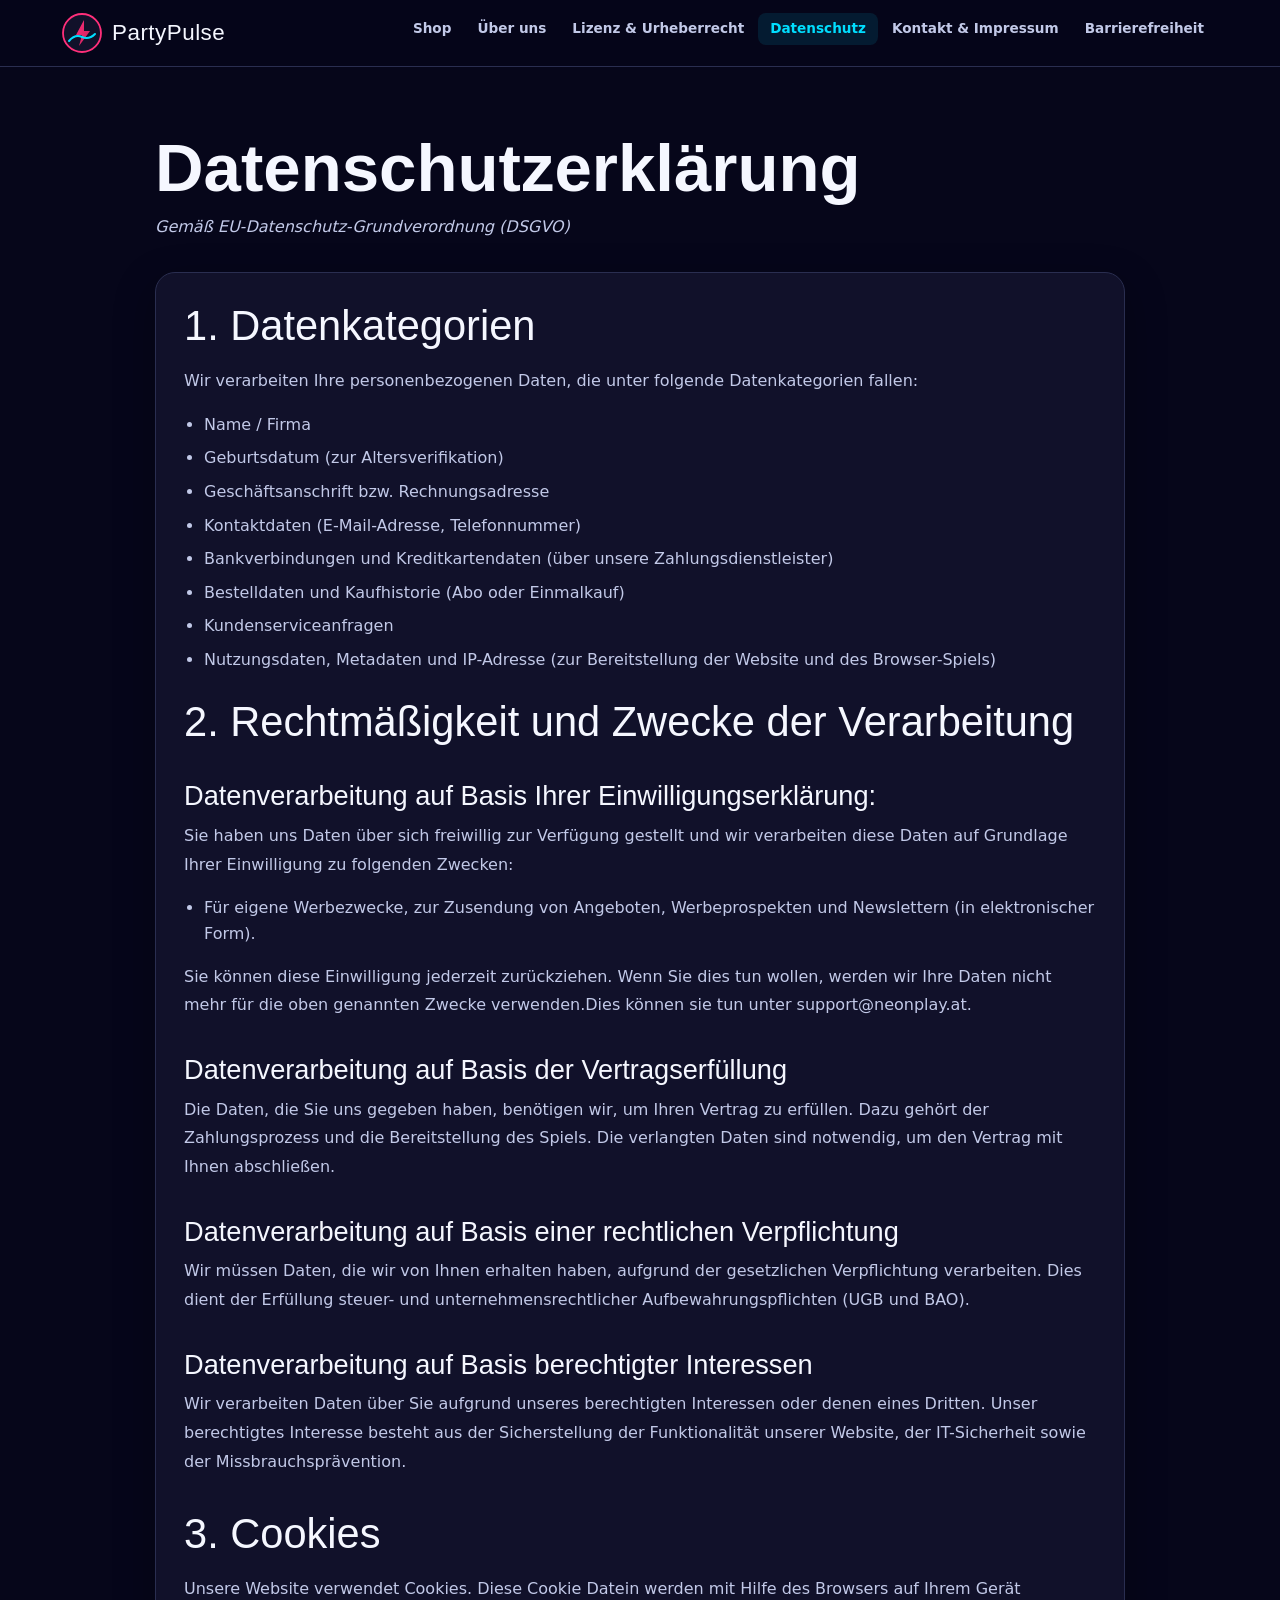
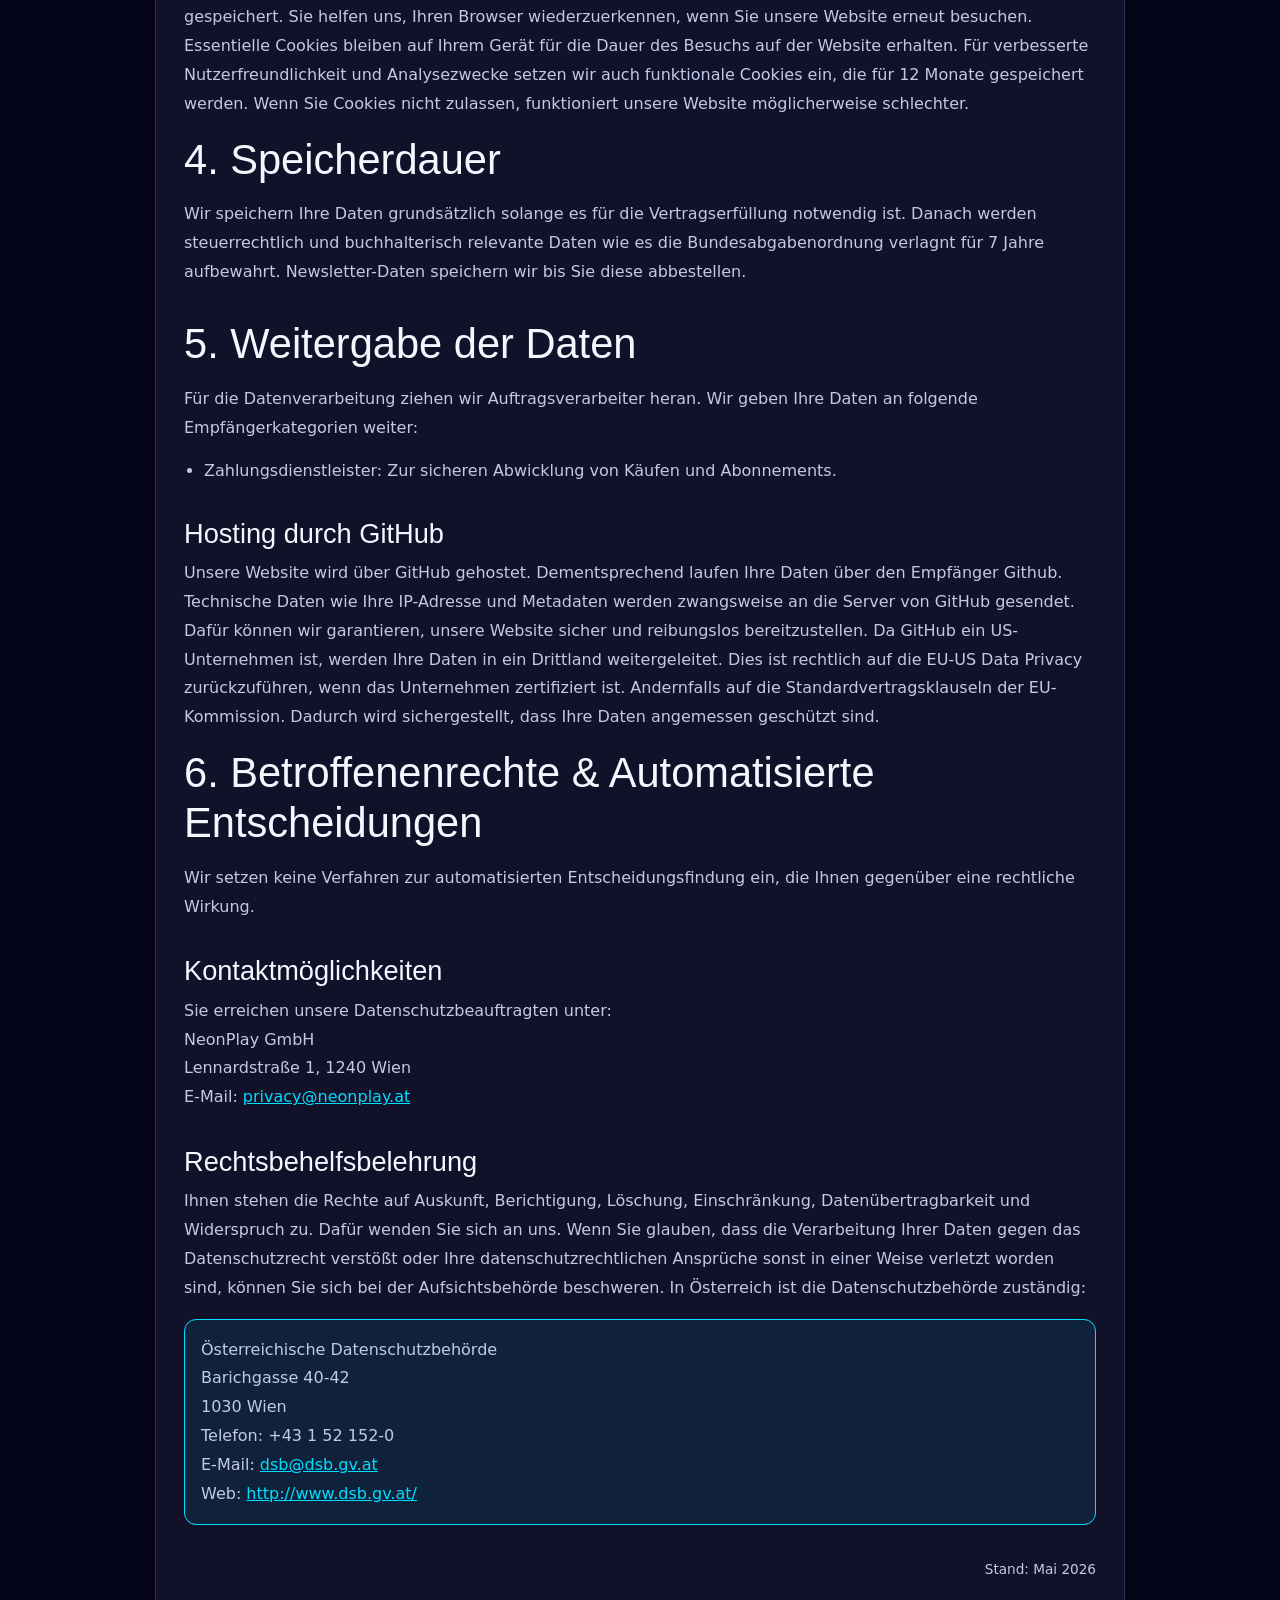
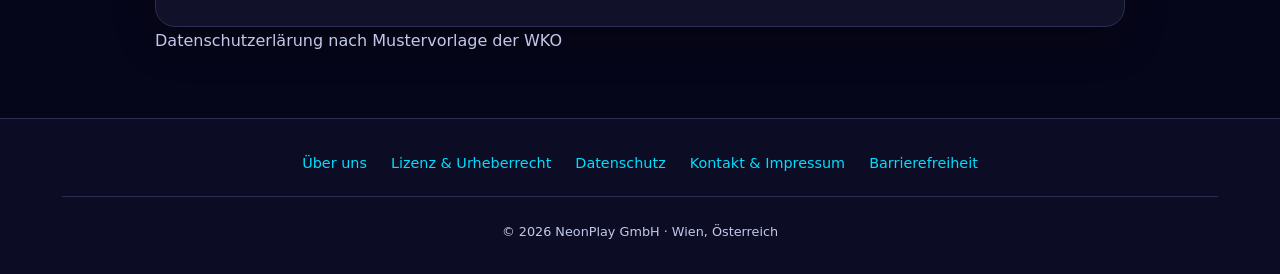
<file: privacy.html>
<!DOCTYPE html>
<html lang="de">

<head>
  <meta charset="UTF-8">
  <meta name="viewport" content="width=device-width, initial-scale=1.0, user-scalable=yes">
  <meta name="description"
    content="PartyPulse - Das ultimative digitale Party-Spiel für 2-10 Spieler. Quiz, Challenges, Mini-Games.">
  <title>Datenschutz - PartyPulse</title>

  <link rel="stylesheet" href="style.css">
</head>

<body class="professional">

  <header class="site-header">
    <div class="hdr">
      <a href="index.html" class="logo" aria-label="PartyPulse Startseite">
        <svg width="40" height="40" viewBox="0 0 40 40" fill="none" xmlns="http://www.w3.org/2000/svg"
          aria-hidden="true">
          <defs>
            <linearGradient id="lg1" x1="0%" y1="0%" x2="100%" y2="100%">
              <stop offset="0%" stop-color="#ff2f7a" />
              <stop offset="100%" stop-color="#c71f5a" />
            </linearGradient>
          </defs>
          <circle cx="20" cy="20" r="19" fill="#11112a" stroke="#ff2f7a" stroke-width="1.8" />
          <path d="M22 7 L14 22 H20 L17 33 L28 18 H22 Z" fill="url(#lg1)" />
          <path d="M7 28 Q13 21 20 24 Q27 27 33 21" stroke="#00deff" stroke-width="2" fill="none" stroke-linecap="round"
            stroke-linejoin="round" />
        </svg>
        <span class="logo-wm">PartyPulse</span>
      </a>

      <button class="menu-btn" id="menuBtn" aria-expanded="false" aria-controls="mainNav"
        aria-label="Navigationsmenü öffnen/schließen">
        <svg width="22" height="22" viewBox="0 0 22 22" fill="none" xmlns="http://www.w3.org/2000/svg"
          aria-hidden="true">
          <rect y="3.5" width="22" height="2.4" rx="1.2" fill="currentColor" />
          <rect y="9.8" width="22" height="2.4" rx="1.2" fill="currentColor" />
          <rect y="16.1" width="22" height="2.4" rx="1.2" fill="currentColor" />
        </svg>
      </button>

      <nav class="main-nav" id="mainNav" aria-label="Hauptnavigation">
        <ul class="nav-list" role="list">
          <li><a class="nav-link" href="index.html">Shop</a></li>
          <li><a class="nav-link" href="about.html">Über uns</a></li>
          <li><a class="nav-link" href="license.html">Lizenz & Urheberrecht</a></li>
          <li><a class="nav-link active" href="privacy.html" aria-current="page">Datenschutz</a></li>
          <li><a class="nav-link" href="contact.html">Kontakt & Impressum</a></li>

          <li><a class="nav-link" href="accessibility.html">Barrierefreiheit</a></li>
          <li></li>
        </ul>
      </nav>
    </div>
  </header>

  <main id="main" tabindex="-1">
    <article aria-label="Datenschutzerklärung">
      <div class="wrap sec">
        <h1 style="margin-bottom: 8px;">Datenschutzerklärung</h1>
        <p style="color: var(--muted); margin-bottom: 32px;"><em>Gemäß EU-Datenschutz-Grundverordnung (DSGVO)</em></p>

        <div class="card lp">

          <h2 style="margin-bottom: 16px;">1. Datenkategorien</h2>
          <p>Wir verarbeiten Ihre personenbezogenen Daten, die unter folgende Datenkategorien fallen:</p>
          <ul style="margin-left: 20px; margin-bottom: 24px; color: var(--muted);">
            <li>Name / Firma</li>
            <li>Geburtsdatum (zur Altersverifikation)</li>
            <li>Geschäftsanschrift bzw. Rechnungsadresse</li>
            <li>Kontaktdaten (E-Mail-Adresse, Telefonnummer)</li>
            <li>Bankverbindungen und Kreditkartendaten (über unsere Zahlungsdienstleister)</li>
            <li>Bestelldaten und Kaufhistorie (Abo oder Einmalkauf)</li>
            <li>Kundenserviceanfragen</li>
            <li>Nutzungsdaten, Metadaten und IP-Adresse (zur Bereitstellung der Website und des Browser-Spiels)</li>
          </ul>

          <h2 style="margin-bottom: 16px;">2. Rechtmäßigkeit und Zwecke der Verarbeitung</h2>

          <h3 style="margin-bottom: 8px;">Datenverarbeitung auf Basis Ihrer Einwilligungserklärung:</h3>
          <p>Sie haben uns Daten über sich freiwillig zur Verfügung gestellt und wir verarbeiten diese Daten auf
            Grundlage Ihrer Einwilligung zu folgenden Zwecken:</p>
          <ul style="margin-left: 20px; margin-bottom: 16px; color: var(--muted);">
            <li>Für eigene Werbezwecke, zur Zusendung von Angeboten, Werbeprospekten und Newslettern (in elektronischer
              Form).</li>
          </ul>
          <p style="margin-bottom: 24px;">Sie können diese Einwilligung jederzeit zurückziehen. Wenn Sie dies tun wollen,
            werden wir Ihre Daten nicht mehr für die oben genannten Zwecke verwenden.Dies können sie tun unter support@neonplay.at.</p>

          <h3 style="margin-bottom: 8px;">Datenverarbeitung auf Basis der Vertragserfüllung</h3>
          <p style="margin-bottom: 24px;">Die Daten, die Sie uns gegeben haben, benötigen wir, um Ihren Vertrag zu
            erfüllen.
            Dazu gehört der Zahlungsprozess und die Bereitstellung des Spiels.
            Die verlangten Daten sind notwendig, um den Vertrag mit Ihnen abschließen.</p>
          <h3 style="margin-bottom: 8px;">Datenverarbeitung auf Basis einer rechtlichen Verpflichtung</h3>
          <p style="margin-bottom: 24px;">Wir müssen Daten, die wir von Ihnen erhalten haben, aufgrund der
            gesetzlichen Verpflichtung verarbeiten. Dies dient der Erfüllung steuer- und unternehmensrechtlicher
            Aufbewahrungspflichten (UGB und BAO).</p>

          <h3 style="margin-bottom: 8px;">Datenverarbeitung auf Basis berechtigter Interessen</h3>
          <p style="margin-bottom: 32px;">Wir verarbeiten Daten über Sie aufgrund unseres berechtigten Interessen oder
            denen eines Dritten. Unser berechtigtes Interesse besteht aus der Sicherstellung der Funktionalität
            unserer Website, der IT-Sicherheit sowie der Missbrauchsprävention.</p>

          <h2 style="margin-bottom: 16px;">3. Cookies</h2>
          <p style="margin-bottom: 16px;">Unsere Website verwendet Cookies. Diese Cookie Datein werden mit Hilfe des
            Browsers auf Ihrem Gerät gespeichert. Sie helfen uns,
            Ihren Browser wiederzuerkennen, wenn Sie unsere Website erneut besuchen.
            Essentielle Cookies bleiben auf Ihrem Gerät für die Dauer des Besuchs auf der Website erhalten. Für verbesserte Nutzerfreundlichkeit
            und Analysezwecke setzen wir auch funktionale Cookies ein, die für 12 Monate gespeichert werden.
            Wenn Sie Cookies nicht zulassen, funktioniert unsere Website möglicherweise schlechter.</p>
          <h2 style="margin-bottom: 16px;">4. Speicherdauer</h2>
          <p style="margin-bottom: 32px;">Wir speichern Ihre Daten grundsätzlich solange es für die Vertragserfüllung
            notwendig ist. Danach werden steuerrechtlich und buchhalterisch relevante Daten wie es die
            Bundesabgabenordnung verlagnt für 7 Jahre aufbewahrt. Newsletter-Daten speichern wir bis Sie diese abbestellen.</p>


          <h2 style="margin-bottom: 16px;">5. Weitergabe der Daten</h2>
          <p>Für die Datenverarbeitung ziehen wir Auftragsverarbeiter heran. Wir geben Ihre Daten an folgende
            Empfängerkategorien weiter:</p>
          <ul style="margin-left: 20px; margin-bottom: 16px; color: var(--muted);">
            <li>Zahlungsdienstleister: Zur sicheren Abwicklung von Käufen und Abonnements.</li>
          </ul>

          <h3 style="margin-bottom: 8px;">Hosting durch GitHub</h3>
          <p style="margin-bottom: 16px;">Unsere Website wird über GitHub gehostet. Dementsprechend laufen Ihre Daten
            über den Empfänger Github.
            Technische Daten wie Ihre IP-Adresse und Metadaten werden zwangsweise an die Server von GitHub gesendet.
            Dafür können wir garantieren, unsere Website sicher und reibungslos bereitzustellen. Da GitHub ein US-Unternehmen
            ist, werden Ihre Daten in ein Drittland weitergeleitet. Dies ist rechtlich auf die EU-US Data Privacy
            zurückzuführen, wenn das Unternehmen zertifiziert ist. Andernfalls auf die Standardvertragsklauseln der
            EU-Kommission. Dadurch wird sichergestellt, dass Ihre Daten angemessen geschützt sind.</p>

          <h2 style="margin-bottom: 16px;">6. Betroffenenrechte & Automatisierte Entscheidungen</h2>
          <p style="margin-bottom: 16px;">Wir setzen keine Verfahren zur automatisierten Entscheidungsfindung
             ein, die Ihnen gegenüber eine rechtliche Wirkung.</p>

          <h3 style="margin-bottom: 8px;">Kontaktmöglichkeiten</h3>
          <p style="margin-bottom: 16px;">Sie erreichen unsere Datenschutzbeauftragten unter:<br>
            NeonPlay GmbH<br>
            Lennardstraße 1, 1240 Wien<br>
            E-Mail: <a href="mailto:privacy@neonplay.at">privacy@neonplay.at</a>
          </p>
          <h3 style="margin-bottom: 8px;">Rechtsbehelfsbelehrung</h3>
          <p style="margin-bottom: 16px;">Ihnen stehen die Rechte auf Auskunft, Berichtigung, Löschung, Einschränkung,
            Datenübertragbarkeit und Widerspruch zu. Dafür wenden Sie sich an uns. Wenn Sie glauben, dass die
            Verarbeitung Ihrer Daten gegen das Datenschutzrecht verstößt oder Ihre datenschutzrechtlichen Ansprüche
            sonst in einer Weise verletzt worden sind, können Sie sich bei der Aufsichtsbehörde beschweren. In
            Österreich ist die Datenschutzbehörde zuständig:</p>

          <div class="info-alert">
            <p style="margin: 0;">Österreichische Datenschutzbehörde<br>
              Barichgasse 40-42<br>
              1030 Wien<br>
              Telefon: +43 1 52 152-0<br>
              E-Mail: <a href="mailto:dsb@dsb.gv.at">dsb@dsb.gv.at</a><br>
              Web: <a href="http://www.dsb.gv.at/" target="_blank" rel="noopener">http://www.dsb.gv.at/</a></p>
          </div>

          <p style="margin-top: 32px; color: var(--muted); font-size: 0.85rem; text-align: right;">Stand: Mai 2026</p>

        </div>
        <p>Datenschutzerlärung nach Mustervorlage der WKO</p>
      </div>
    </article>
  </main>

  <footer role="contentinfo">
    <div class="foot">
      <div class="foot-links"
        style="display: flex; flex-wrap: wrap; gap: 24px; margin-bottom: 24px; justify-content: center;">
        <a href="about.html">Über uns</a>
        <a href="license.html">Lizenz & Urheberrecht</a>
        <a href="privacy.html">Datenschutz</a>
        <a href="contact.html">Kontakt & Impressum</a>
        <a href="accessibility.html">Barrierefreiheit</a>
      </div>
      <div class="foot-bot" style="text-align: center; color: var(--muted); font-size: .8rem;">
        <span>© 2026 NeonPlay GmbH · Wien, Österreich</span>
      </div>
    </div>
  </footer>

  <script>
    // Mobile menu toggle
    document.getElementById('menuBtn').addEventListener('click', function () {
      const nav = document.getElementById('mainNav');
      const isExpanded = this.getAttribute('aria-expanded') === 'true';
      this.setAttribute('aria-expanded', !isExpanded);
      nav.classList.toggle('open');
    });
  </script>
</body>

</html>
</file>
<file: style.css>
:root {
  --bg-deep: #06061a;
  --bg-mid: #0c0c24;
  --card: #11112a;
  --border: #2a2e50;
  --pink: #c41d5c;
  --pink-d: #8f1146;
  --cyan: #00deff;
  --lime: #aaff00;
  --yellow: #ffdd00;
  --text: #f5f7ff;
  --muted: #c2c9e8;
  --faint: #606580;
  --r: 12px;
  --rl: 20px;
  --shadow: 0 6px 42px rgba(0,0,0,.45);
  --fh: 'Arial Black', Impact, sans-serif;
  --fb: system-ui, -apple-system, 'Segoe UI', Roboto, Helvetica, Arial, sans-serif;
  --trans: .2s ease;
}

*, *::before, *::after {
  box-sizing: border-box;
  margin: 0;
  padding: 0;
}

html { scroll-behavior: smooth; }

body {
  font-family: var(--fb);
  background: var(--bg-deep);
  color: var(--text);
  line-height: 1.7;
  overflow-x: hidden;
}

/* ================================================================
   WCAG 2.2 - ACCESSIBILITY
   ================================================================ */
.skip-link {
  position: absolute;
  top: -80px;
  left: 16px;
  padding: 10px 22px;
  background: var(--pink);
  color: #fff;
  font-weight: 800;
  font-size: .95rem;
  text-decoration: none;
  border-radius: var(--r);
  z-index: 9999;
  transition: top .2s;
}
.skip-link:focus { top: 14px; }

:focus-visible {
  outline: 3px solid var(--cyan);
  outline-offset: 3px;
  border-radius: 4px;
}

/* ================================================================
   HEADER & NAVIGATION
   ================================================================ */
.site-header {
  position: sticky;
  top: 0;
  z-index: 300;
  background: rgba(6,6,26,.93);
  backdrop-filter: blur(14px);
  -webkit-backdrop-filter: blur(14px);
  border-bottom: 1px solid var(--border);
}
.hdr {
  max-width: 1200px;
  margin: 0 auto;
  padding: 0 22px;
  height: 66px;
  display: flex;
  align-items: center;
  justify-content: space-between;
  gap: 20px;
}
.logo {
  display: flex;
  align-items: center;
  gap: 10px;
  text-decoration: none;
  color: var(--text);
  flex-shrink: 0;
}
.logo-wm {
  font-family: var(--fh);
  font-size: 1.4rem;
  color: var(--text);
  letter-spacing: .5px;
}

.main-nav { flex: 1; }
.nav-list {
  list-style: none;
  display: flex;
  align-items: center;
  align-content: center;
  justify-content: flex-end;
  gap: 2px;
  flex-wrap: wrap;
}
.nav-link {
  display: flex;
  align-items: center;
  gap: 4px;
  padding: 7px 12px;
  color: var(--muted);
  text-decoration: none;
  font-weight: 700;
  font-size: .85rem;
  border-radius: 8px;
  transition: color var(--trans), background var(--trans);
  white-space: nowrap;
  line-height: 1;
  height: 32px;
}
.nav-link:hover { color: var(--text); background: var(--border); }
.nav-link.active { color: var(--cyan); background: rgba(0,222,255,.08); }

.menu-btn {
  display: none;
  background: none;
  border: 1px solid var(--border);
  border-radius: 8px;
  padding: 8px;
  cursor: pointer;
  color: var(--text);
}
@media (max-width: 800px) {
  .menu-btn { display: flex; align-items: center; }
  .main-nav {
    display: none;
    position: absolute;
    top: 66px; left: 0; right: 0;
    background: var(--bg-mid);
    border-bottom: 1px solid var(--border);
    padding: 10px 14px;
    z-index: 299;
  }
  .main-nav.open { display: block; }
  .nav-list { flex-direction: column; align-items: stretch; }
  .nav-link { padding: 12px 14px; font-size: .95rem; }
}

/* ================================================================
   LAYOUT
   ================================================================ */
main { min-height: calc(100vh - 66px); }
.wrap { max-width: 1100px; margin: 0 auto; padding: 0 22px; }
.sec { padding: 64px 0; }
.sec-sm { padding: 40px 0; }

h1 { font-family: var(--fh); font-size: clamp(2.4rem,5.5vw,4.2rem); line-height: 1.1; }
h2 { font-family: var(--fh); font-size: clamp(1.7rem,3.8vw,2.6rem); line-height: 1.2; font-weight: normal;}
h3 { font-family: var(--fh); font-size: clamp(1.2rem,2.8vw,1.7rem); line-height: 1.3; font-weight: normal;}
h4 { font-family: var(--fb); font-size: 1rem; font-weight: 800; }

p { margin-bottom: 1em; color: var(--muted); }
p:last-child { margin-bottom: 0; }
a { color: var(--cyan); }
a:hover { color: var(--pink); }

.eyebrow {
  font-size: .78rem;
  font-weight: 800;
  letter-spacing: .12em;
  text-transform: uppercase;
  color: var(--pink);
  margin-bottom: 12px;
}

.card {
  background: var(--card);
  border: 1px solid var(--border);
  border-radius: var(--rl);
  padding: 28px;
}

.g3 { display: grid; grid-template-columns: repeat(auto-fit,minmax(270px,1fr)); gap: 22px; }
.g2 { display: grid; grid-template-columns: repeat(auto-fit,minmax(300px,1fr)); gap: 28px; }

/* Hero Section */
.hero {
  background: linear-gradient(135deg, var(--bg-deep) 0%, var(--bg-mid) 100%);
  padding: 80px 0;
  text-align: center;
}
.hero-in { max-width: 600px; margin: 0 auto; }
.hero-sub {
  font-size: 1.1rem;
  margin: 20px 0 32px;
  color: var(--text);
}
.hero-btns { display: flex; gap: 16px; justify-content: center; flex-wrap: wrap; }

/* Buttons */
.btn {
  display: inline-flex;
  align-items: center;
  justify-content: center;
  gap: 8px;
  padding: 12px 24px;
  font-family: var(--fb);
  font-weight: 700;
  font-size: .95rem;
  border: none;
  border-radius: var(--r);
  cursor: pointer;
  text-decoration: none;
  transition: all var(--trans);
  white-space: nowrap;
}
.btn-p { background: var(--pink); color: #fff; }
.btn-p:hover { background: var(--pink-d); transform: translateY(-2px); box-shadow: var(--shadow); }
.btn-o { background: transparent; color: var(--text); border: 1px solid rgba(255,255,255,.24); }
.btn-o:hover { background: rgba(255,255,255,.08); color: var(--text); transform: translateY(-2px); box-shadow: 0 8px 24px rgba(0,0,0,.12); }
.btn-lg { padding: 16px 32px; font-size: 1.05rem; }

/* Pricing */
.price-grid {
  display: grid;
  grid-template-columns: repeat(auto-fit, minmax(280px, 1fr));
  gap: 24px;
  margin-top: 40px;
}
.price-card {
  background: var(--card);
  border: 1px solid var(--border);
  border-radius: var(--rl);
  padding: 32px;
  text-align: center;
  position: relative;
}
.price-card.feat { border-color: var(--pink); box-shadow: 0 0 20px rgba(255,47,122,.3); }
.price-name { font-family: var(--fh); font-size: 1.3rem; margin-bottom: 8px; }
.price-amt { font-family: var(--fh); font-size: 2.5rem; font-weight: normal; margin-bottom: 4px; }
.price-per { font-size: .85rem; color: var(--muted); margin-bottom: 24px; }

/* Footer */
footer {
  background: var(--bg-mid);
  border-top: 1px solid var(--border);
  padding: 32px 0;
}
.foot { max-width: 1200px; margin: 0 auto; padding: 0 22px; }
.foot-links {
  display: grid;
  grid-template-columns: repeat(auto-fit, minmax(120px, 1fr));
  gap: 24px;
  margin-bottom: 24px;
  justify-content: center;
  text-align: center;
  padding-bottom: 20px;
  border-bottom: 1px solid var(--border);
}
.foot-links a {
  color: var(--cyan);
  text-decoration: none;
  font-size: .9rem;
  transition: color var(--trans);
}
.foot-links a:hover { color: var(--pink); }
.foot-bot {
  display: flex;
  justify-content: center;
  align-items: center;
  font-size: .85rem;
  color: var(--muted);
}

/* List styling for accessibility page */
ul {
  margin-left: 20px;
  color: var(--muted);
}
ul li {
  margin-bottom: 8px;
  line-height: 1.6;
}
ul li:last-child { margin-bottom: 0; }

/* Definition list (dl) styling */
dl {
  margin: 16px 0;
}

@media (max-width: 600px) {
  .foot-links {
    grid-template-columns: repeat(2, 1fr);
    gap: 12px;
  }
}

/* Modal */
.modal {
  position: fixed;
  top: 0; left: 0; right: 0; bottom: 0;
  background: rgba(0,0,0,.8);
  display: flex;
  align-items: center;
  justify-content: center;
  z-index: 1000;
  opacity: 0;
  visibility: hidden;
  transition: all .3s;
}
.modal.open { opacity: 1; visibility: visible; }
.modal-in {
  background: var(--card);
  border: 1px solid var(--border);
  border-radius: var(--rl);
  padding: 32px;
  max-width: 500px;
  width: 90%;
  position: relative;
}
.modal-close {
  position: absolute;
  top: 16px; right: 16px;
  background: none;
  border: none;
  color: var(--text);
  font-size: 1.5rem;
  cursor: pointer;
}
.modal h3 { margin-bottom: 16px; }
.modal p { margin-bottom: 24px; }
.modal form { display: grid; gap: 16px; }
.modal input, .modal select {
  padding: 12px;
  border: 1px solid var(--border);
  border-radius: var(--r);
  background: var(--bg-mid);
  color: var(--text);
}
.modal .btn { width: 100%; }

/* Utility */
.badge {
  display: inline-block;
  padding: 4px 12px;
  font-size: .75rem;
  font-weight: 800;
  border-radius: 20px;
  text-transform: uppercase;
  letter-spacing: .05em;
}
.b-pink { background: var(--pink); color: #fff; }
.div { height: 1px; background: var(--border); margin: 48px 0; border: none; }
.info-alert {
  background: rgba(0,222,255,.1);
  border: 1px solid var(--cyan);
  border-radius: var(--r);
  padding: 16px;
  margin: 16px 0;
}
.brand-box {
  background: var(--card);
  border: 1px solid var(--border);
  border-radius: var(--rl);
  padding: 24px;
  margin: 24px 0;
}
.brand-demo {
  text-align: center;
  margin: 16px 0;
  padding: 20px;
  background: var(--bg-mid);
  border-radius: var(--r);
}
.lp { line-height: 1.8; }
.lp h3 { margin-top: 32px; margin-bottom: 8px; }
.lp p, .lp address { margin-bottom: 16px; }
.dl-grid { display: grid; grid-template-columns: auto 1fr; gap: 8px 16px; }
.dl-grid dt { font-weight: 800; }
.dl-grid dd { color: var(--text); }
.cf { display: grid; gap: 16px; }
.cf label { font-weight: 700; margin-bottom: 4px; }
.cf input, .cf textarea {
  padding: 12px;
  border: 1px solid var(--border);
  border-radius: var(--r);
  background: var(--bg-mid);
  color: var(--text);
  font-family: inherit;
  transition: border-color var(--trans), box-shadow var(--trans);
}
.cf input[aria-invalid="true"], .cf textarea[aria-invalid="true"] {
  border-color: var(--pink);
  box-shadow: 0 0 0 2px rgba(255, 47, 122, 0.15);
}
.cf textarea { resize: vertical; min-height: 120px; }

/* Error Messages - WCAG 2.2 3.3.1 Error Identification */
.error-msg {
  display: none;
  color: var(--pink);
  font-size: .85rem;
  font-weight: 700;
  margin-top: 4px;
  padding-top: 4px;
}
.error-msg.show {
  display: block;
}

body.professional {
  background: var(--bg-deep);
  color: var(--text);
}

body.professional .site-header {
  background: rgba(6,6,26,.95);
  border-bottom-color: var(--border);
  color: var(--text);
}

body.professional .hdr {
  color: var(--text);
}

body.professional .logo-wm {
  color: var(--text);
}

body.professional .logo svg {
  filter: none;
  opacity: 1;
}

body.professional .nav-link {
  color: var(--muted);
  background: transparent;
}

body.professional .nav-link:hover {
  color: var(--text);
  background: rgba(255,255,255,.06);
}

body.professional .nav-link.active {
  color: var(--cyan);
  background: rgba(0,222,255,.1);
}

body.professional .site-header,
body.professional .main-nav,
body.professional .nav-link,
body.professional .btn {
  transition: background var(--trans), color var(--trans), border-color var(--trans);
}

body.professional .wrap {
  max-width: 970px;
}

body.professional .card,
body.professional .brand-box,
body.professional .modal-in {
  background: var(--card);
  border-color: var(--border);
  box-shadow: 0 14px 42px rgba(0, 0, 0, 0.28);
}

body.professional .hero {
  background: transparent;
}

body.professional h1,
body.professional h2,
body.professional h3,
body.professional h4 {
  color: var(--text);
}

body.professional p,
body.professional li,
body.professional dd,
body.professional address {
  color: var(--muted);
}

body.professional a {
  color: var(--cyan);
}

body.professional a:hover {
  color: var(--text);
}

body.professional .eyebrow,
body.professional .dl-grid dt,
body.professional .info-alert {
  color: var(--cyan);
}

body.professional .info-alert {
  background: rgba(0,222,255,.08);
  border-color: var(--cyan);
}

body.professional .btn-p {
  background: var(--cyan);
  color: #06061a;
}

body.professional .btn-p:hover {
  background: #00b8d6;
}

body.professional .div {
  background: var(--border);
}

body.professional .foot {
  background: transparent;
  color: var(--muted);
}

body.professional .foot-links a {
  color: var(--cyan);
}

body.professional .foot-links a:hover {
  color: #aaff00;
}

body.professional .cf input,
body.professional .cf textarea {
  background: var(--bg-mid);
  border-color: var(--border);
  color: var(--text);
}

body.professional .cf input[aria-invalid="true"],
body.professional .cf textarea[aria-invalid="true"] {
  border-color: #ca3e47;
  box-shadow: 0 0 0 2px rgba(202, 62, 71, .15);
}
 
body.professional .badge {
  background: rgba(37,96,127,.12);
  color: #0f172a;
}
body.professional .b-pink,
body.professional .b-cyan {
  background: rgba(37,96,127,.12);
  color: #0f172a;
}

body.professional ::placeholder {
  color: #94a3b8;
}
/* =========================================
       CONFETTI OVERLAY STYLES
       ========================================= */
    #confetti-video {
      position: absolute;
      top: 0;
      left: 0;
      width: 100%;
      height: 100%;
      object-fit: cover;
      z-index: 50; /* Legt das Konfetti ÜBER den Text und Titel */
      
      /* DER ZAUBERTRICK: Macht den schwarzen Hintergrund des Videos unsichtbar */
      mix-blend-mode: screen; 
      
      /* WICHTIG: Erlaubt es, den Button unter dem Video trotzdem anzuklicken */
      pointer-events: none; 
    }
</file>
